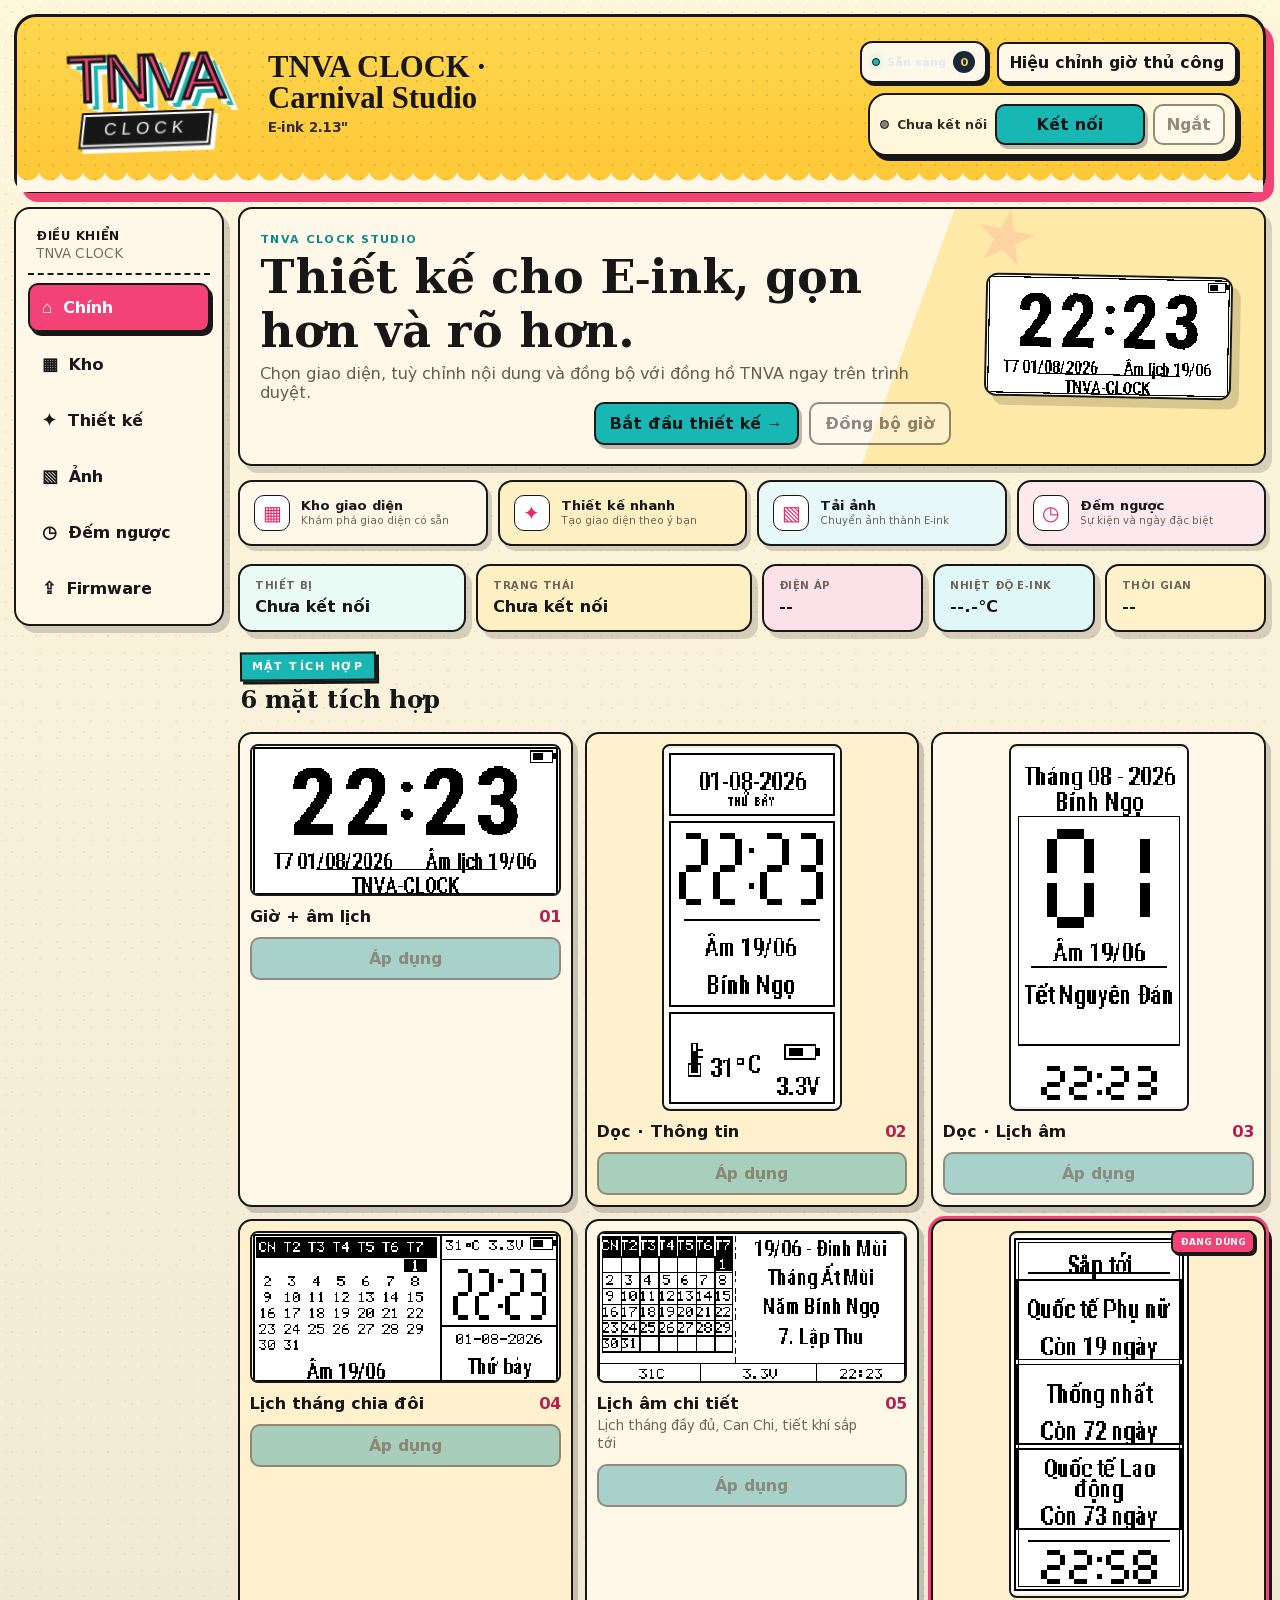
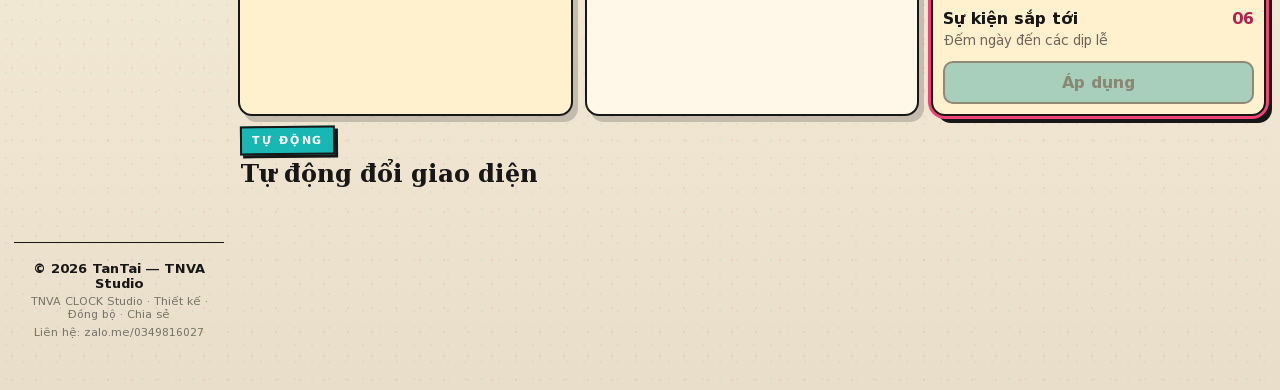
<file: index.html>
<!doctype html>
<html lang="vi" class="notranslate">
<head>
  <meta charset="utf-8">
  <meta name="viewport" content="width=device-width,initial-scale=1,viewport-fit=cover">
  <meta name="theme-color" content="#f6c63d">
  <meta name="description" content="TNVA CLOCK Studio cho E-ink 2.13 inch và 4.2 inch 3 màu">
  <meta name="google" content="notranslate">
  <title>TNVA CLOCK Studio</title>
  <link rel="stylesheet" href="assets/css/app.css?v=240">
  <link rel="stylesheet" href="assets/css/carnival.css?v=240">
</head>
<body data-theme="carnival">
  <section id="connectGate" class="gate hidden" aria-hidden="true">
    <div class="gate-card">
      <h1>TNVA CLOCK</h1>
      <p id="gateStatus">Sẵn sàng</p>
      <button id="connectGateBtn" class="btn primary">Kết nối đồng hồ</button>
    </div>
  </section>

  <main id="appShell" class="app-shell">
    <header class="topbar carnival-masthead">
      <div class="carnival-brand">
        <div class="carnival-wordmark" aria-label="TNVA CLOCK"><span>TNVA</span><em>CLOCK</em></div>
        <div class="brand-inline-copy">
          <strong>TNVA CLOCK · Carnival Studio</strong>
          <small>E‑ink 2.13"<span id="panel420Tagline"> · 4.2" 3 màu</span></small>
        </div>
      </div>

      <div class="masthead-tools">
        <details class="log-panel activity-console">
          <summary><span class="activity-dot"></span><span id="liveActivity">Sẵn sàng</span><span id="logCount">0</span></summary>
          <div class="log-head"><strong>Nhật ký hoạt động</strong><select id="logSeverityFilter"><option value="all">Tất cả</option><option value="error">Lỗi</option><option value="warn">Cảnh báo</option><option value="ok">OK</option></select><div><button id="copyLogBtn">Sao chép</button><button id="downloadLogTxtBtn">Tải nhật ký (gửi cho hỗ trợ)</button><button id="downloadLogJsonBtn">JSON</button><button id="clearLogBtn">Xóa</button></div></div>
          <div id="logWindow"></div>
        </details>
        <!-- R25.10 (mục 4): panel chỉ hiện khi chip THẬT báo chưa kích
             hoạt (cờ FF01, không phải cache trình duyệt) -- ẩn hẳn (không
             chỉ badge) một khi đã kích hoạt. setActivationPanelVisibility()
             trong app.js quyết định hidden/không mỗi lần đọc trạng thái. -->
        <details class="service-settings activation-service" id="activationPanel">
          <summary>⚡ Kích hoạt thiết bị</summary>
          <div class="activation-sheet">
            <div class="activation-sheet-head">
              <div>
                <b>Kích hoạt TNVA CLOCK</b>
                <p class="prop-help">Gửi yêu cầu trực tiếp tới hệ thống TNVA. Sau khi được duyệt, web sẽ nhận chữ ký và kích hoạt qua Bluetooth.</p>
              </div>
              <span class="activation-status-dot" aria-hidden="true"></span>
            </div>
            <div class="activation-device-row">
              <div><small>MÃ THIẾT BỊ</small><code id="activationDeviceId">--</code></div>
              <button id="activationCopyDeviceIdBtn" class="btn compact" type="button" disabled>Sao chép</button>
            </div>
            <label class="activation-note">Ghi chú (không bắt buộc)<textarea id="activationRequestNote" rows="2" maxlength="500" placeholder="Ví dụ: Khách Nguyễn Văn A / đơn hàng 0123"></textarea></label>
            <div class="activation-primary-actions">
              <button id="activationRequestBtn" class="btn primary" type="button" disabled>Gửi yêu cầu kích hoạt</button>
              <button id="activationCheckBtn" class="btn" type="button" disabled>Kiểm tra trạng thái</button>
            </div>
            <div id="activationRequestStatus" class="activation-request-status hidden" role="status"></div>
            <details class="activation-manual-fallback">
              <summary>Kích hoạt thủ công / hỗ trợ</summary>
              <p class="prop-help">Dùng khi máy chủ tạm thời không truy cập được. Nhập mã do quản trị viên TNVA cung cấp.</p>
              <textarea id="activationCliCode" rows="3" placeholder="Dán mã kích hoạt"></textarea>
              <div class="activation-primary-actions">
                <button id="activationPasteBtn" class="btn compact" type="button">Dán từ clipboard</button>
                <button id="activationCliApplyBtn" class="btn primary compact" type="button">Áp dụng mã</button>
                <a class="btn compact" href="https://zalo.me/0349816027" target="_blank" rel="noopener">Liên hệ hỗ trợ</a>
              </div>
            </details>
          </div>
        </details>
        <details class="service-settings" id="clockCorrectionPanel">
          <summary>Hiệu chỉnh giờ thủ công<span id="clockCorrectionBadge" class="hidden"></span></summary>
          <p class="prop-help">Không còn tự động bù giờ ngầm -- tự nhập số hiệu chỉnh, máy nhớ lại và cộng vào mỗi lần bấm "Đồng bộ giờ". Số dương = đặt đồng hồ nhanh hơn giờ thực trên máy này; số âm = chậm hơn.</p>
          <div class="form-grid" style="display:grid;grid-template-columns:1fr auto auto;gap:8px;align-items:center">
            <input id="clockCorrectionValue" type="number" step="1" placeholder="0">
            <select id="clockCorrectionUnit"><option value="1">giây</option><option value="60">phút</option></select>
            <button id="clockCorrectionSaveBtn" class="btn compact" type="button">Lưu</button>
          </div>
        </details>
        <div class="device-actions">
          <div class="device-pill"><span class="status-dot"></span><span id="deviceLabel">Chưa kết nối</span></div>
          <button id="connectDeviceBtn" class="btn primary compact">Kết nối đồng hồ</button>
          <button id="disconnectBtn" class="btn compact" disabled>Ngắt</button>
        </div>
      </div>
    </header>

    <nav class="tabs" aria-label="Điều hướng chính">
      <div class="nav-title"><b>ĐIỀU KHIỂN</b><small>TNVA CLOCK</small></div>
      <button class="tab active" data-view="main"><span>⌂</span>Chính</button>
      <button class="tab" data-view="library"><span>▦</span>Kho</button>
      <button class="tab" data-view="designer"><span>✦</span>Thiết kế</button>
      <button class="tab" data-view="image"><span>▧</span>Ảnh</button>
      <button class="tab" data-view="countdown"><span>◷</span>Đếm ngược</button>
      <!-- FEATURES.OTA_GITHUB_CHANNEL (weble/assets/js/config.js) -- app.js ẩn
           cả nút tab lẫn #firmwareView khi tắt. -->
      <button id="firmwareTabBtn" class="tab" data-view="firmware"><span>⇪</span>Firmware</button>
    </nav>

    <section id="mainView" class="view active">
      <section class="hero panel carnival-hero">
        <div class="hero-copy">
          <span class="eyebrow">TNVA CLOCK STUDIO</span>
          <h1>Thiết kế cho E‑ink, gọn hơn và rõ hơn.</h1>
          <p>Chọn giao diện, tuỳ chỉnh nội dung và đồng bộ với đồng hồ TNVA ngay trên trình duyệt.</p>
          <div class="hero-actions">
            <button class="btn primary home-shortcut" type="button" data-shortcut-view="designer">Bắt đầu thiết kế →</button>
            <button id="syncTimeBtn" class="btn" disabled>Đồng bộ giờ</button>
          </div>
        </div>
        <div class="hero-preview" aria-hidden="true"><img src="previews/app-man1.png?v=24" alt=""></div>
      </section>

      <section class="home-shortcuts" aria-label="Lối tắt">
        <button class="home-shortcut-card home-shortcut" type="button" data-shortcut-view="library"><span>▦</span><div><b>Kho giao diện</b><small>Khám phá giao diện có sẵn</small></div></button>
        <button class="home-shortcut-card home-shortcut" type="button" data-shortcut-view="designer"><span>✦</span><div><b>Thiết kế nhanh</b><small>Tạo giao diện theo ý bạn</small></div></button>
        <button class="home-shortcut-card home-shortcut" type="button" data-shortcut-view="image"><span>▧</span><div><b>Tải ảnh</b><small>Chuyển ảnh thành E‑ink</small></div></button>
        <button class="home-shortcut-card home-shortcut" type="button" data-shortcut-view="countdown"><span>◷</span><div><b>Đếm ngược</b><small>Sự kiện và ngày đặc biệt</small></div></button>
      </section>

      <section class="device-grid">
        <article class="device-card panel"><span>Thiết bị</span><strong id="deviceName">Chưa kết nối</strong></article>
        <article class="device-card panel"><span>Trạng thái</span><strong id="deviceState">Chưa kết nối</strong></article>
        <article class="device-card panel"><span>Điện áp</span><strong id="deviceVoltage">--</strong></article>
        <article class="device-card panel"><span>Nhiệt độ E‑ink</span><strong id="deviceTemperature">--.-°C</strong></article>
        <article class="device-card panel"><span>Thời gian</span><strong id="deviceTime">--</strong></article>
      </section>

      <!-- FEATURES.OTA_MANUAL_FILE (weble/assets/js/config.js): khi false, app.js
           không đăng ký listener cho #firmwareBinFile/#firmwareSigFile/
           #installFirmwareBtn/#cancelFirmwareBtn và không bỏ .hidden ra khỏi
           section này lúc kết nối -- xem app.js's openConnectedApp(). Section
           này (#firmwareUpdatePanel) LÀ khối "ota-manual-block": toàn bộ nó
           chỉ phục vụ chọn-file-thủ-công, không có phần nào khác dùng chung. -->
      <section id="firmwareUpdatePanel" data-flag="OTA_MANUAL_FILE" class="firmware-update panel hidden ota-manual-block">
        <div><span class="eyebrow">CẬP NHẬT PHẦN MỀM</span><h2>Cập nhật qua Bluetooth</h2><p class="prop-help">Chọn file phần mềm (.bin) và file chữ ký (.ota-sig.bin, cùng thư mục -- xem tools/ota-sign/sign_ota.py), rồi bấm Cập nhật.</p></div>
        <div class="firmware-actions">
          <input id="firmwareBinFile" type="file" accept=".bin">
          <input id="firmwareSigFile" type="file" accept=".bin">
          <button id="installFirmwareBtn" class="btn primary" disabled>Cập nhật qua Bluetooth</button>
          <button id="cancelFirmwareBtn" class="btn hidden">Huỷ</button>
          <div id="firmwareProgress" class="progress hidden"><span></span><small id="firmwareProgressText">0%</small></div>
        </div>
      </section>

      <div class="section-title"><div><span class="eyebrow">MẶT TÍCH HỢP</span><h2>6 mặt tích hợp</h2></div></div>
      <section id="builtinFaces" class="face-grid">
        <article class="face-card panel" data-face-card="0"><div class="face-preview"><img src="previews/app-man1.png?v=24" alt="Giờ và âm lịch"></div><div class="face-copy"><div><b>Giờ + âm lịch</b></div><span>01</span></div><button class="btn primary apply-face" data-face="0" disabled>Áp dụng</button></article>
        <article class="face-card panel" data-face-card="1"><div class="face-preview portrait"><img src="previews/face-portrait-info.png?v=24" alt="Dọc giờ và thông tin"></div><div class="face-copy"><div><b>Dọc · Thông tin</b></div><span>02</span></div><button class="btn primary apply-face" data-face="1" disabled>Áp dụng</button></article>
        <article class="face-card panel" data-face-card="2"><div class="face-preview portrait"><img src="previews/face-portrait-lunar.png?v=24" alt="Dọc lịch âm"></div><div class="face-copy"><div><b>Dọc · Lịch âm</b></div><span>03</span></div><button class="btn primary apply-face" data-face="2" disabled>Áp dụng</button></article>
        <article class="face-card panel" data-face-card="3"><div class="face-preview"><img src="previews/face-calendar-split.png?v=23" alt="Lịch tháng chia đôi"></div><div class="face-copy"><div><b>Lịch tháng chia đôi</b></div><span>04</span></div><button class="btn primary apply-face" data-face="3" disabled>Áp dụng</button></article>
        <article class="face-card panel" data-face-card="4"><div class="face-preview"><img src="previews/face-outline-minimal.png?v=27" alt="Lịch âm chi tiết"></div><div class="face-copy"><div><b>Lịch âm chi tiết</b><small>Lịch tháng đầy đủ, Can Chi, tiết khí sắp tới</small></div><span>05</span></div><button class="btn primary apply-face" data-face="4" disabled>Áp dụng</button></article>
        <article class="face-card panel active-face" data-face-card="5"><div class="face-preview portrait"><img src="previews/face-viet-calendar.png?v=25" alt="Sự kiện sắp tới"></div><div class="face-copy"><div><b>Sự kiện sắp tới</b><small>Đếm ngày đến các dịp lễ</small></div><span>06</span></div><button class="btn primary apply-face" data-face="5" disabled>Áp dụng</button></article>
      </section>

      <div class="section-title"><div><span class="eyebrow">TỰ ĐỘNG</span><h2>Tự động đổi giao diện</h2></div></div>
      <section id="autoRotatePanel" class="panel auto-rotate-panel hidden">
        <div class="auto-rotate-head">
          <label class="switch-row"><input type="checkbox" id="autoRotateEnabled"><span>Bật tự động đổi giao diện</span></label>
          <div id="autoRotateCountdown" class="auto-rotate-countdown" hidden>Đổi tiếp sau: <b id="autoRotateCountdownValue">--:--</b></div>
        </div>
        <div class="auto-rotate-interval">
          <span>Đổi sau mỗi:</span>
          <div id="autoRotateIntervalPresets" class="segmented">
            <button type="button" data-minutes="1">1 phút</button>
            <button type="button" data-minutes="2">2 phút</button>
            <button type="button" data-minutes="5">5 phút</button>
            <button type="button" data-minutes="10">10 phút</button>
            <button type="button" data-minutes="15">15 phút</button>
            <button type="button" data-minutes="30">30 phút</button>
            <button type="button" data-minutes="60">60 phút</button>
          </div>
          <label>Tuỳ chỉnh: <input type="number" id="autoRotateIntervalInput" min="1" max="1440" value="10"> phút (1-1440)</label>
        </div>
        <div class="auto-rotate-items">
          <span class="eyebrow">Giao diện tham gia (tích chọn, ↑↓ để sắp thứ tự)</span>
          <ol id="autoRotateItemList" class="auto-rotate-item-list"></ol>
          <p class="prop-help">Chỉ hỗ trợ 6 mặt tích hợp + đúng 1 giao diện tuỳ chỉnh (lấy từ Kho giao diện hoặc ảnh khách tự tải) đang có sẵn trên máy -- chip nhớ 256KB của board 2.13" không còn chỗ lưu nhiều ảnh tuỳ chỉnh cùng lúc (xem <code>docs/AUTO_ROTATE_TNVA.md</code>). Muốn đổi ảnh tuỳ chỉnh đang xoay vòng: áp dụng/tải ảnh mới như bình thường ở mục Kho giao diện hoặc Xưởng thiết kế, nó sẽ thay thế ảnh cũ trong danh sách này.</p>
        </div>
        <div class="auto-rotate-actions">
          <button id="autoRotateSaveBtn" class="btn primary" disabled>Lưu tự động đổi giao diện</button>
          <span id="autoRotateStatus" class="prop-help"></span>
        </div>
      </section>
    </section>

    <section id="libraryView" class="view">
      <section class="library-toolbar panel">
        <div><span class="eyebrow">KHO TNVA</span><h2>Kho giao diện</h2><small>Giao diện có sẵn, đã lưu và cộng đồng chia sẻ</small></div>
        <div class="segmented library-segments" role="tablist" aria-label="Nguồn giao diện">
          <button class="library-tab active" data-library="warehouse">Kho có sẵn</button>
          <button class="library-tab" data-library="local">Đã lưu</button>
          <button class="library-tab" data-library="community">Cộng đồng</button>
        </div>
        <div class="library-actions">
          <input id="librarySearch" type="search" placeholder="Tìm tên hoặc tác giả">
          <select id="libraryOrientationFilter"><option value="auto">Khớp hướng đang thiết kế</option><option value="landscape">Ngang</option><option value="portrait">Dọc</option><option value="all">Cả hai</option></select>
          <select id="communitySortSelect" class="hidden"><option value="luot_tai">Tải nhiều nhất</option><option value="moi_nhat">Mới nhất</option></select>
          <button id="communityUploadBtn" class="btn primary hidden" type="button">Đăng giao diện</button>
        </div>
      </section>
      <div id="localLibrary" class="card-grid hidden"></div>
      <div id="warehouseLibrary" class="card-grid"></div>
      <!-- Kho cộng đồng (2026-09): thiết kế lưu ở Supabase dạng JSON gốc
           (không phải .tnvaface đã compile) -- xem docs/KHO_CONG_DONG_TNVA.md.
           #communityLibrary tự ẩn/hiện theo cùng cơ chế 3-way toggle với
           2 khối .card-grid phía trên (xem app.js's library-tab handler). -->
      <section id="communityLibrary" class="hidden">
        <div id="communityStatus" class="empty-state panel hidden"></div>
        <div id="communityGrid" class="card-grid"></div>
        <div class="load-more-wrap"><button id="communityLoadMoreBtn" class="btn hidden" type="button">Xem thêm</button></div>
        <details class="community-delete-box panel">
          <summary>Xoá giao diện của tôi</summary>
          <p class="prop-help">Dán mã xoá được cấp lúc đăng (dạng <code>id::mã</code>) rồi bấm Xoá. Giao diện bạn từng đăng trên máy này (nếu còn nhớ trong trình duyệt) liệt kê sẵn bên dưới kèm nút Xoá.</p>
          <div class="row" style="display:flex;gap:8px">
            <input id="communityDeleteToken" type="text" placeholder="id::mã-xoá">
            <button id="communityDeleteBtn" class="btn compact" type="button">Xoá</button>
          </div>
          <div id="communityMyUploads" class="community-my-uploads"></div>
        </details>
      </section>
    </section>

    <section id="designerView" class="view">
      <section class="designer-intro panel designer-pro-intro">
        <div><span class="eyebrow">XƯỞNG THIẾT KẾ TNVA</span><h2 id="designerDeviceTitle">Thiết kế 212 × 104</h2></div>
        <div class="designer-intro-actions"><button id="open42SamplesBtn" class="btn hidden">Mẫu 4.2</button><button id="previewPngBtn" class="btn">Xuất PNG</button><button id="openFileBtn" class="btn">Mở tệp</button><button id="downloadProjectBtn" class="btn">Tải dự án</button></div>
      </section>

      <div class="designer-pro-layout">
        <section class="workspace panel designer-screen-card">
          <div class="workspace-bar pro-workspace-bar">
            <div class="segmented"><button id="undoBtn" title="Hoàn tác">↶</button><button id="redoBtn" title="Làm lại">↷</button><button id="copyBtn" title="Sao chép">⧉</button><button id="pasteBtn" title="Dán">▣</button><button id="duplicateBtn" title="Nhân bản">＋</button><button id="deleteBtn" title="Xóa">⌫</button></div>
            <div class="workspace-center"><select id="screenProfile"><option value="212x104">2.13" Ngang 212 × 104</option><option value="104x212">2.13" Dọc 104 × 212</option><option value="400x300">4.2" 3 màu Ngang 400 × 300</option><option value="300x400">4.2" 3 màu Dọc 300 × 400</option></select><select id="planePreview" class="hidden" title="Xem riêng từng mặt phẳng màu"><option value="combined">Đen + đỏ</option><option value="black">Chỉ đen</option><option value="red">Chỉ đỏ</option></select><button id="snapBtn" class="toggle active">Bám pixel</button><button id="gridBtn" class="toggle active">Lưới</button><button id="bwBtn" class="toggle active">1‑bit</button></div>
            <div class="zoom-control"><button id="zoomOutBtn">−</button><span id="zoomLabel">400%</span><button id="zoomInBtn">+</button></div>
          </div>
          <!-- R25.12 (Phần B mục 9): chỉ hiện khi project.planes===2 -- nhắc
               rõ 4.2" hiện CHỈ HỖ TRỢ THIẾT KẾ, chưa gửi lên máy được (chưa
               có firmware/driver thật). -->
          <div id="designOnlyBanner" class="design-only-banner hidden">⚠ Thiết bị 4.2" 3 màu hiện <b>CHỈ HỖ TRỢ THIẾT KẾ</b> -- chưa có firmware/driver thật, chưa gửi lên máy hay đăng kho được. Dùng "Xuất gói" để lưu file thiết kế (.tnva42design).</div>
          <!-- R25.13 Bước 3: chỉ hiện khi ĐÃ kết nối và panel thật (đọc từ
               DEVICE_INFO) khác deviceClass của project đang mở trên canvas
               -- cảnh báo thôi, KHÔNG tự chặn/tự gửi gì. -->
          <div id="panelMismatchBanner" class="design-only-banner hidden"></div>
          <div class="stage-scroller"><div class="stage-wrap eink-device-frame"><canvas id="designCanvas" width="212" height="104"></canvas></div></div>
          <div class="workspace-footer"><span id="selectionInfo">Không chọn</span><span title="Dung lượng gói TNF1 gửi lên đồng hồ -- ngưỡng thật do chip báo về khi đã kết nối, mặc định 4KB khi chưa kết nối.">Gói: <b id="packageInfo">0.0 / 4 KB</b></span><span id="atlasInfoRow" class="hidden" title="Dung lượng atlas font tự tạo (nếu face dùng font script) -- 1 slot dùng được, không phải toàn bộ 8KB vùng flash dành cho 2 slot ghi an toàn.">Atlas: <b id="atlasInfo">-</b></span><span id="ramInfoRow" class="hidden" title="RAM firmware còn dư sau khi khởi động -- số đo tĩnh lúc build, không đổi theo từng face.">RAM chip: <b id="ramInfo">-</b></span><span id="refreshInfoRow" class="hidden" title="Ước tính thời gian E-Ink quét lại toàn màn -- CHƯA đo trên phần cứng thật, tham khảo theo panel 3 màu cùng lớp.">Refresh (ước tính): <b id="refreshInfo">-</b></span></div>
          <!-- R25.12 (mục 7, đề xuất #1): xem cỡ THẬT, không phóng to -- ở
               zoom 400% mặc định, chữ 7px trông như 28px trên màn hình,
               người thiết kế dễ đánh giá sai độ rõ thật trên máy. Canvas này
               luôn vẽ lại đúng 1 pixel thiết bị = 1 pixel CSS (không nội
               suy/làm mờ), cập nhật sống theo main canvas. -->
          <div class="true-size-panel">
            <span class="true-size-label">Cỡ thật (không phóng to, đúng như trên máy)</span>
            <canvas id="trueSizePreview" width="212" height="104"></canvas>
          </div>
        </section>

        <section class="object-dock panel" aria-label="Đối tượng">
          <div class="object-dock-head"><strong>Đối tượng</strong><button id="addObjectBtn" class="add-object-btn" type="button">＋</button></div>
          <div id="mobileLayersList" class="object-card-strip"></div>
          <div class="quick-add-strip">
            <button class="quick-add" data-add="time"><span>◷</span>Đồng hồ</button>
            <button class="quick-add" data-add="holiday"><span>★</span>Ngày lễ</button>
            <button class="quick-add" data-add="weekStrip"><span>▤</span>Lịch tuần</button>
            <button class="quick-add" data-add="calendar"><span>▦</span>Lịch tháng</button>
            <label class="quick-add file-tool"><span>▧</span>Hình ảnh<input id="imageInput" type="file" accept="image/*" hidden></label>
            <button class="quick-add" id="tetDecorBtn" type="button"><span>福</span>Trang trí Tết</button>
            <button class="quick-add" data-add="shape"><span>◯</span>Hình học</button>
            <button class="quick-add" id="bitmapEditorBtn"><span>▦</span>Chấm điểm</button>
          </div>
        </section>

        <aside class="inspector panel pro-inspector">
          <div class="inspector-head"><div><span class="eyebrow">THUỘC TÍNH</span><strong id="inspectorTitle">Chưa chọn đối tượng</strong></div><div class="layer-actions"><button id="layerUpBtn" title="Đưa lên">↑</button><button id="layerDownBtn" title="Đưa xuống">↓</button></div></div>
          <div id="emptyInspector" class="empty-state">Chọn đối tượng để chỉnh.</div>
          <div id="propertyForm" class="property-form hidden"></div>

          <section id="positionPanel" class="position-panel hidden">
            <div class="align-strip">
              <button data-align="left" title="Sát trái">⇤</button><button data-align="hcenter" title="Giữa ngang">↔</button><button data-align="right" title="Sát phải">⇥</button>
              <button data-align="top" title="Sát trên">↥</button><button data-align="vcenter" title="Giữa dọc">↕</button><button data-align="bottom" title="Sát dưới">↧</button>
            </div>
            <div class="nudge-pad" aria-label="Di chuyển đối tượng">
              <button data-nudge="0,-1">⌃</button><button data-nudge="-1,0">‹</button><button id="nudgeStepBtn" class="nudge-center" data-step="1">1 px</button><button data-nudge="1,0">›</button><button data-nudge="0,1">⌄</button>
            </div>
          </section>

          <details class="layers-details"><summary>Danh sách lớp <span id="layerCount">0</span></summary><div id="layersList" class="layers-list"></div></details>
        </aside>
      </div>

      <aside id="objectPalette" class="object-palette panel hidden" aria-hidden="true">
        <div class="palette-head"><strong>Thêm đối tượng</strong><button id="closeObjectPalette" type="button">×</button></div>
        <div class="palette-grid">
          <button class="tool" data-add="text"><span>T</span>Văn bản</button>
          <button class="tool" data-add="time"><span>◷</span>Đồng hồ số</button>
          <button class="tool" data-add="analog"><span>◴</span>Đồng hồ kim</button>
          <button class="tool" data-add="calendar"><span>▦</span>Lịch tháng</button>
          <button class="tool" data-add="date"><span>日</span>Ngày</button>
          <button class="tool" data-add="dayOnly"><span>@d</span>Ngày (riêng)</button>
          <button class="tool" data-add="monthOnly"><span>@M</span>Tháng (riêng)</button>
          <button class="tool" data-add="yearOnly"><span>@y</span>Năm (riêng)</button>
          <button class="tool" data-add="weekday"><span>T2</span>Thứ</button>
          <button class="tool" data-add="lunar"><span>ÂL</span>Âm lịch</button>
          <button class="tool" data-add="canchi"><span>CC</span>Can Chi</button>
          <button class="tool" data-add="holiday"><span>★</span>Ngày lễ</button>
          <button class="tool" data-add="temperature"><span>°C</span>Nhiệt độ</button>
          <button class="tool" data-add="voltage"><span>V</span>Điện áp</button>
          <button class="tool" data-add="batteryPercent"><span>%</span>Phần trăm pin</button>
          <button class="tool" data-add="battery"><span>▰</span>Pin</button>
          <button class="tool" data-add="weekStrip"><span>▤</span>Lịch tuần</button>
          <label class="tool file-tool"><span>▧</span>Hình ảnh<input class="paletteImageInput" type="file" accept="image/*" hidden></label>
          <button class="tool" id="paletteTetDecorBtn" type="button"><span>福</span>Trang trí Tết</button>
          <button class="tool" data-add="shape"><span>◯</span>Hình học</button>
          <button class="tool" data-add="line"><span>／</span>Đường thẳng</button>
          <button class="tool" data-add="rect"><span>□</span>Khung</button>
          <button class="tool" data-add="invertRegion"><span>▮</span>Vùng tô</button>
          <button class="tool" id="paletteBitmapBtn"><span>▦</span>Chấm từng điểm</button>
        </div>
      </aside>

      <div class="bottom-actions panel pro-bottom-actions"><div class="file-name-group"><input id="designTitle" value="Giao diện mới" placeholder="Tên giao diện"><input id="designAuthor" placeholder="Tác giả"></div><div class="action-group"><button id="newDesignBtn" class="btn">Tạo mới</button><button id="saveLocalBtn" class="btn">Lưu</button><button id="downloadBtn" class="btn">Xuất gói</button><button id="designCommunityUploadBtn" class="btn" type="button">☁ Đăng lên Kho</button><button id="installBtn" class="btn primary">Gửi vào đồng hồ</button></div><input id="projectFileInput" type="file" accept=".tnvaproject,.tnvaface,.eink,.json,application/json" hidden></div>
      <div class="image-fit-actions hidden"><button id="fitImageBtn"></button><button id="fillImageBtn"></button><button id="resetImageBtn"></button></div>
    </section>

    <section id="imageView" class="view">
      <section class="designer-intro panel"><div><span class="eyebrow">XỬ LÝ ẢNH TNVA</span><h2>Đưa ảnh lên E‑ink</h2></div><label class="btn primary file-label">Chọn ảnh<input id="photoInput" type="file" accept="image/*" hidden></label></section>
      <div class="image-studio">
        <section class="image-preview-panel panel"><div class="screen-frame"><canvas id="photoCanvas" width="212" height="104"></canvas></div><div class="image-toolbar"><button id="photoZoomOut" class="btn compact">−</button><span id="photoZoomLabel">100%</span><button id="photoZoomIn" class="btn compact">+</button><button id="photoRotateLeft" class="btn compact">↶ 90°</button><button id="photoRotateRight" class="btn compact">↷ 90°</button><button id="photoFlipH" class="btn compact">Lật ngang</button><button id="photoFlipV" class="btn compact">Lật dọc</button></div><small>Kéo ảnh để đổi vị trí.</small></section>
        <aside class="image-controls panel">
          <label>Chế độ<select id="photoFit"><option value="cover">Phủ kín màn hình</option><option value="contain">Vừa toàn bộ ảnh</option></select></label>
          <label>Phối điểm<select id="photoDither"><option value="floyd">Floyd–Steinberg</option><option value="ordered">Ordered 4×4</option><option value="threshold">Đen/trắng thuần</option></select></label>
          <label>Độ sáng <output id="photoBrightnessValue">0</output><input id="photoBrightness" type="range" min="-100" max="100" value="0"></label>
          <label>Tương phản <output id="photoContrastValue">120</output><input id="photoContrast" type="range" min="40" max="220" value="120"></label>
          <label>Ngưỡng <output id="photoThresholdValue">145</output><input id="photoThreshold" type="range" min="40" max="220" value="145"></label>
          <label>Độ nét <output id="photoSharpnessValue">35</output><input id="photoSharpness" type="range" min="0" max="100" value="35"></label>
          <div class="stack-actions"><button id="photoAuto" class="btn">Tự tối ưu</button><button id="photoReset" class="btn">Đặt lại</button><button id="photoUpload" class="btn primary">Hiện ảnh trên đồng hồ</button></div>
        </aside>
      </div>
    </section>

    <section id="countdownView" class="view">
      <section class="designer-intro panel"><div><span class="eyebrow">ĐẾM NGƯỢC TNVA</span><h2>Ngày đếm ngược</h2></div></section>
      <div class="countdown-layout">
        <form id="countdownForm" class="panel countdown-form">
          <label>Chế độ<select id="countdownMode"><option value="default">Mặc định</option><option value="custom">Tùy chỉnh</option></select></label>
          <label>Tiêu đề<input id="countdownTitle" maxlength="32" value="Sinh Nhật" required></label>
          <label class="countdown-custom">Dòng dưới<input id="countdownSubtitle" maxlength="32" value="NGÀY - {H} GIỜ {M} PHÚT"></label>
          <label>Ngày và giờ đích<input id="countdownTarget" type="datetime-local" required></label>
          <label class="countdown-custom">Kiểu<select id="countdownStyle"><option value="clean">Trắng</option><option value="frame">Thanh tiêu đề</option></select></label>
          <label class="countdown-custom">Cỡ số<select id="countdownSize"><option value="0">Nhỏ</option><option value="1" selected>Vừa</option><option value="2">Lớn</option></select></label>
          <label class="countdown-custom"><input id="countdownShowTarget" type="checkbox" checked> Hiện ngày đích</label>
          <button id="countdownUpload" class="btn primary" type="submit">Gửi vào đồng hồ</button>
          <small>Đồng bộ giờ trước khi bắt đầu đếm.</small>
        </form>
        <section class="panel countdown-preview"><div class="screen-frame"><canvas id="countdownCanvas" width="212" height="104"></canvas></div><div id="countdownReadout" class="countdown-readout">-- ngày --:--</div></section>
      </div>
    </section>

    <!-- FEATURES.OTA_GITHUB_CHANNEL (weble/assets/js/config.js): khi false, app.js
         ẩn cả #firmwareTabBtn lẫn section này, không đăng ký listener nào bên
         trong. Đây là kênh cập nhật CHÍNH THỨC đọc manifest.json từ GitHub
         (raw.githubusercontent.com) -- khác hẳn #firmwareUpdatePanel (chọn
         file thủ công, FEATURES.OTA_MANUAL_FILE) ở mainView, nhưng cả hai
         cùng gọi app.js's runFirmwareUpdate() để truyền file (xem Task 1). -->
    <section id="firmwareView" class="view">
      <section class="designer-intro panel"><div><span class="eyebrow">CẬP NHẬT TNVA</span><h2>Firmware</h2></div></section>
      <section class="panel firmware-channel">
        <div class="device-grid">
          <article class="device-card panel"><span>Phiên bản trên đồng hồ</span><strong id="fwCurrentVersion">Chưa kết nối</strong></article>
          <article class="device-card panel"><span>Phiên bản mới nhất</span><strong id="fwLatestVersion">--</strong></article>
        </div>
        <div id="fwConnectRow" class="firmware-actions hidden">
          <button id="fwConnectBtn" class="btn primary">Kết nối đồng hồ</button>
        </div>
        <p id="fwChangelog" class="prop-help hidden"></p>
        <p id="fwStatusText" class="prop-help"></p>
        <div class="firmware-actions">
          <button id="fwRetryBtn" class="btn hidden">Thử lại</button>
          <button id="fwUpdateBtn" class="btn primary hidden">Cập nhật firmware</button>
          <button id="fwCancelBtn" class="btn hidden">Huỷ</button>
          <div id="fwProgress" class="progress hidden"><span></span><small id="fwProgressText">0%</small></div>
        </div>
      </section>
    </section>

    <section id="deviceView" class="view hidden" aria-hidden="true"><button id="toggleHourBtn"></button></section>

    <datalist id="localFontFamilies"><option value="Arial"><option value="Arial Narrow"><option value="Courier New"><option value="Segoe UI"><option value="Tahoma"><option value="Times New Roman"></datalist>

    <!-- Phần 4 (footer bản quyền): MỘT footer duy nhất ở cuối #appShell,
         KHÔNG lặp lại trong mỗi <section class="view"> -- vì .view không
         active bị display:none (không chiếm chỗ), footer này luôn hiện ra
         ngay dưới nội dung của bất kỳ tab nào đang mở, tương đương hiệu ứng
         "cuối content của tất cả các tab" mà không cần 6 bản sao trùng ID.
         translate="no" giữ đúng cơ chế chống Chrome tự dịch đã có trên
         <html class="notranslate">/<meta name="google" content="notranslate">. -->
    <footer class="tnva-footer" translate="no">
      <div class="tnva-footer-main">© 2026 TanTai — TNVA Studio</div>
      <div class="tnva-footer-sub">TNVA CLOCK Studio · Thiết kế · Đồng bộ · Chia sẻ</div>
      <a class="tnva-footer-link" href="https://zalo.me/0349816027" target="_blank" rel="noopener">Liên hệ: zalo.me/0349816027</a>
    </footer>
</main>

  <div id="toast" class="toast hidden"></div>
  <div id="modalBackdrop" class="modal-backdrop hidden"><div id="modal" class="modal"></div></div>
  <script type="module" src="assets/js/app.js?v=240"></script>
</body>
</html>
</file>
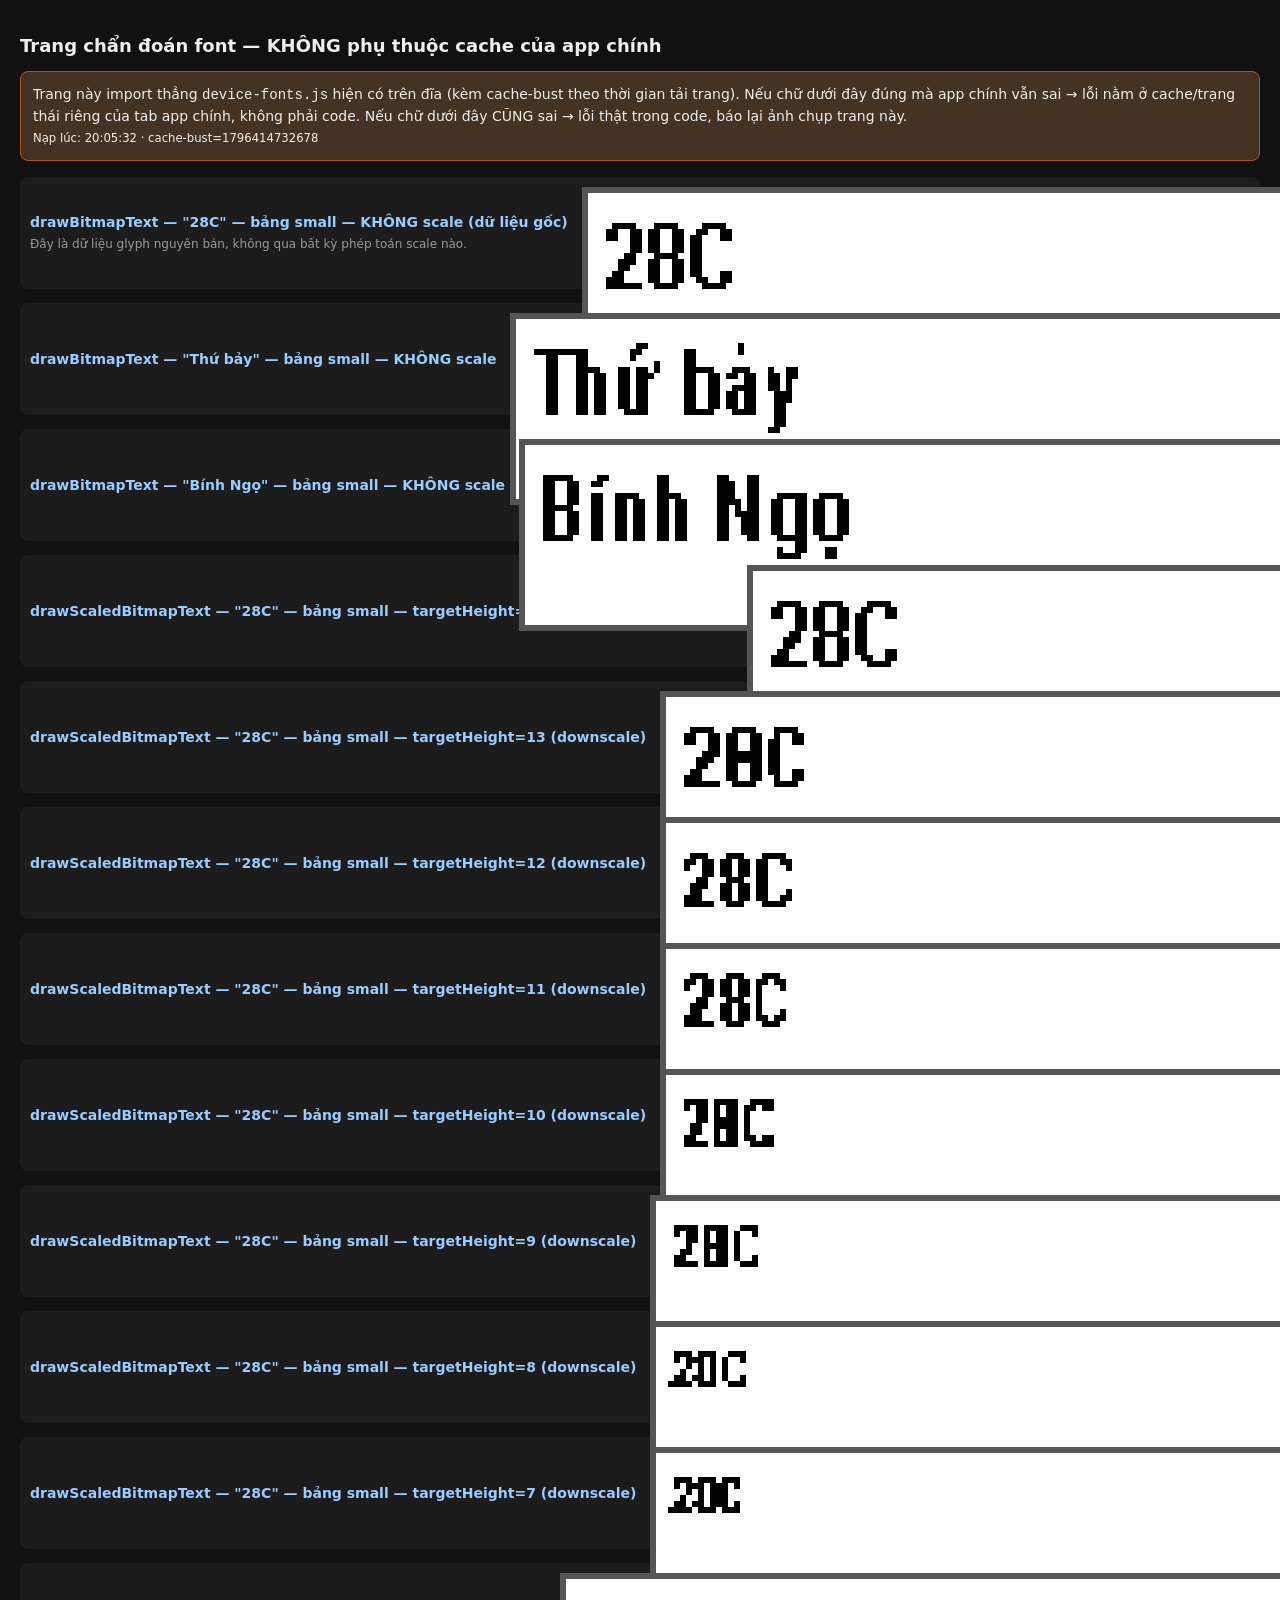
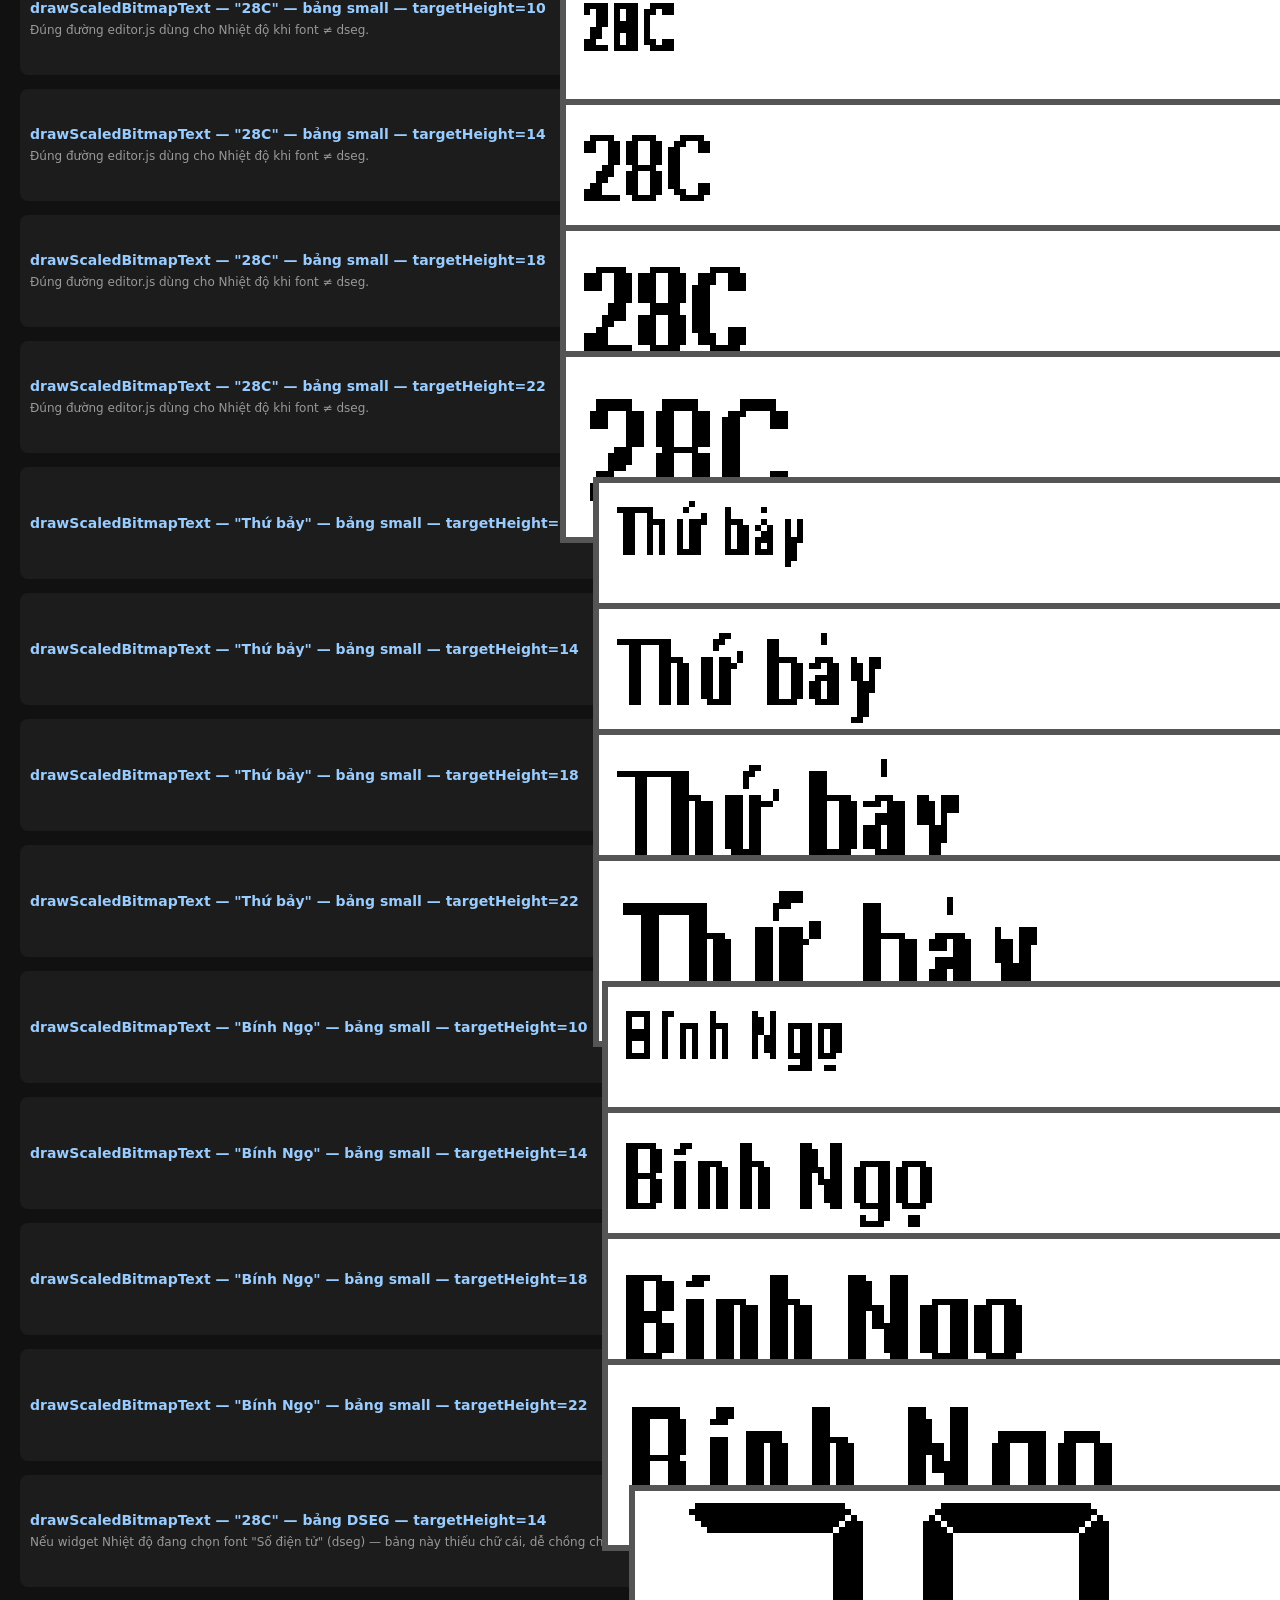
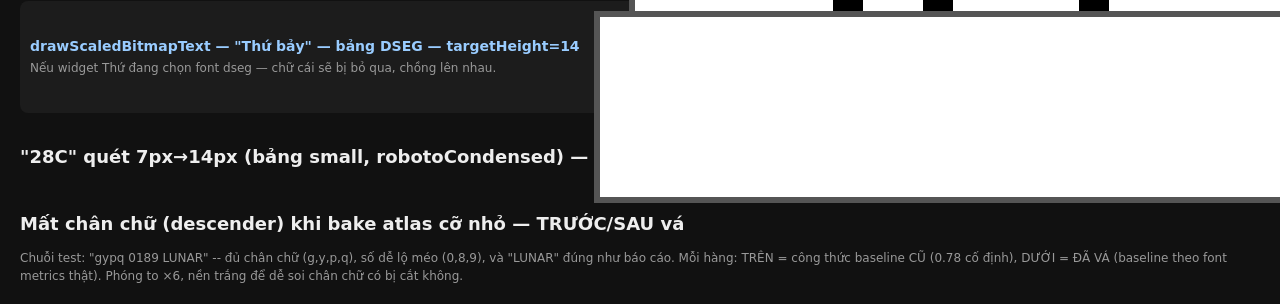
<file: debug-font-check.html>
<!doctype html>
<html lang="vi">
<head>
<meta charset="utf-8">
<title>Chẩn đoán font — TNVA</title>
<link rel="stylesheet" href="assets/css/carnival.css">
<style>
  body { background:#111; color:#eee; font:14px/1.5 system-ui, sans-serif; padding:20px; }
  h1 { font-size:18px; }
  .row { display:flex; align-items:center; gap:14px; margin:14px 0; padding:10px; background:#1c1c1c; border-radius:8px; }
  .row canvas { image-rendering:pixelated; background:#fff; border:1px solid #555; }
  .label { min-width:230px; color:#9cf; }
  .note { color:#999; font-size:12px; }
  .big { transform: scale(6); transform-origin: top left; margin-right: 260px; margin-bottom: 60px; }
  #banner { padding:12px; background:#432; border:1px solid #a52; border-radius:8px; margin-bottom:16px; }
</style>
</head>
<body>
<h1>Trang chẩn đoán font — KHÔNG phụ thuộc cache của app chính</h1>
<div id="banner">
  Trang này import thẳng <code>device-fonts.js</code> hiện có trên đĩa (kèm cache-bust theo thời gian tải trang).
  Nếu chữ dưới đây đúng mà app chính vẫn sai → lỗi nằm ở cache/trạng thái riêng của tab app chính, không phải code.
  Nếu chữ dưới đây CŨNG sai → lỗi thật trong code, báo lại ảnh chụp trang này.
</div>
<div id="out"></div>
<script type="module">
  const bust = Date.now();
  const mod = await import(`./assets/js/device-fonts.js?v=${bust}`);
  const { drawBitmapText, drawScaledBitmapText, SFONT_MASTER_HEIGHT } = mod;

  const out = document.getElementById('out');

  function addRow(label, note, drawFn) {
    const row = document.createElement('div');
    row.className = 'row';
    const labelEl = document.createElement('div');
    labelEl.className = 'label';
    labelEl.innerHTML = `<b>${label}</b><br><span class="note">${note}</span>`;
    const canvas = document.createElement('canvas');
    canvas.width = 220; canvas.height = 30;
    canvas.className = 'big';
    const ctx = canvas.getContext('2d');
    ctx.fillStyle = '#fff'; ctx.fillRect(0, 0, canvas.width, canvas.height);
    ctx.fillStyle = '#000';
    drawFn(ctx);
    row.appendChild(labelEl);
    row.appendChild(canvas);
    out.appendChild(row);
  }

  // Reference: raw unscaled glyph data straight from the table (no math at all).
  addRow('drawBitmapText — "28C" — bảng small — KHÔNG scale (dữ liệu gốc)', 'Đây là dữ liệu glyph nguyên bản, không qua bất kỳ phép toán scale nào.',
    ctx => drawBitmapText(ctx, 'small', 2, 2, '28C'));
  addRow('drawBitmapText — "Thứ bảy" — bảng small — KHÔNG scale', '',
    ctx => drawBitmapText(ctx, 'small', 2, 2, 'Thứ bảy'));
  addRow('drawBitmapText — "Bính Ngọ" — bảng small — KHÔNG scale', '',
    ctx => drawBitmapText(ctx, 'small', 2, 2, 'Bính Ngọ'));

  // R25.12-hotfix (cụt chân chữ dưới 14px = SFONT_MASTER_HEIGHT): đúng
  // kịch bản người dùng báo -- "28C" ở 14px (=master, không scale) đẹp,
  // xuống 13px (downscale lần đầu) vỡ ngay. Quét đủ 7-14px để thấy rõ
  // biên giới cũ (14 đẹp / 13 vỡ) đã biến mất sau khi sửa lấy mẫu căn
  // giữa (drawScaledBitmapText(), device-fonts.js) -- hàm này ĐÃ VÁ, kết
  // quả dưới đây phản ánh code hiện có trên đĩa (cache-bust ở đầu trang).
  const tempSection = document.createElement('h1');
  tempSection.textContent = '"28C" quét 7px→14px (bảng small, robotoCondensed) — trước đây vỡ ngay dưới 14px';
  tempSection.style.marginTop = '30px';
  out.parentElement.insertBefore(tempSection, out.nextSibling);
  for (const size of [14, 13, 12, 11, 10, 9, 8, 7]) {
    addRow(`drawScaledBitmapText — "28C" — bảng small — targetHeight=${size}${size === 14 ? ' (=master, không scale)' : ' (downscale)'}`, '',
      ctx => drawScaledBitmapText(ctx, 'small', 2, 2, '28C', size, '#000', SFONT_MASTER_HEIGHT));
  }

  // What editor.js's dynamic branch ACTUALLY calls for these widgets.
  for (const size of [10, 14, 18, 22]) {
    addRow(`drawScaledBitmapText — "28C" — bảng small — targetHeight=${size}`, `Đúng đường editor.js dùng cho Nhiệt độ khi font ≠ dseg.`,
      ctx => drawScaledBitmapText(ctx, 'small', 2, 2, '28C', size, '#000', SFONT_MASTER_HEIGHT));
  }
  for (const size of [10, 14, 18, 22]) {
    addRow(`drawScaledBitmapText — "Thứ bảy" — bảng small — targetHeight=${size}`, '',
      ctx => drawScaledBitmapText(ctx, 'small', 2, 2, 'Thứ bảy', size, '#000', SFONT_MASTER_HEIGHT));
  }
  for (const size of [10, 14, 18, 22]) {
    addRow(`drawScaledBitmapText — "Bính Ngọ" — bảng small — targetHeight=${size}`, '',
      ctx => drawScaledBitmapText(ctx, 'small', 2, 2, 'Bính Ngọ', size, '#000', SFONT_MASTER_HEIGHT));
  }

  // What happens if font WERE set to dseg (the leading suspect) -- shown for comparison.
  addRow('drawScaledBitmapText — "28C" — bảng DSEG — targetHeight=14', 'Nếu widget Nhiệt độ đang chọn font "Số điện tử" (dseg) — bảng này thiếu chữ cái, dễ chồng chữ.',
    ctx => drawScaledBitmapText(ctx, 'dseg', 2, 2, '28C', 14, '#000', SFONT_MASTER_HEIGHT));
  addRow('drawScaledBitmapText — "Thứ bảy" — bảng DSEG — targetHeight=14', 'Nếu widget Thứ đang chọn font dseg — chữ cái sẽ bị bỏ qua, chồng lên nhau.',
    ctx => drawScaledBitmapText(ctx, 'dseg', 2, 2, 'Thứ bảy', 14, '#000', SFONT_MASTER_HEIGHT));

  document.getElementById('banner').innerHTML += `<br><small>Nạp lúc: ${new Date().toLocaleTimeString('vi-VN')} · cache-bust=${bust}</small>`;

  // =====================================================================
  // R25.12-hotfix (mất chân chữ dưới 14px): so sánh TRƯỚC/SAU bản vá
  // baseline trong rasterizeGlyph() -- "trước" là bản sao TẠI CHỖ của
  // đúng công thức cũ (baselineY = round(cellPx*0.78), không đổi gì
  // khác), "sau" gọi thẳng rasterizeGlyph() thật đã vá trên đĩa.
  // =====================================================================
  const atlasMod = await import(`./assets/js/atlas-generator.js?v=${bust}`);
  const { rasterizeGlyph, ATLAS_FONTS, FONT_FAMILY_CSS, DIGIT_EFFECT_DIRS } = atlasMod;

  async function rasterizeGlyphOld(fontKey, ch, cellPx) {
    const family = FONT_FAMILY_CSS[fontKey];
    const px = Math.max(cellPx, 22);
    await document.fonts.load(`400 ${Math.ceil(px)}px "${family}"`);
    await document.fonts.ready;
    const padX = Math.ceil(px * 0.6) + 2;
    const canvas = document.createElement('canvas');
    canvas.width = Math.max(4, Math.ceil(px * 1.6) + padX * 2);
    canvas.height = cellPx;
    const ctx = canvas.getContext('2d', { willReadFrequently: true });
    ctx.fillStyle = '#fff'; ctx.fillRect(0, 0, canvas.width, canvas.height);
    ctx.font = `400 ${px}px "${family}"`;
    ctx.textBaseline = 'alphabetic';
    const baselineY = Math.round(cellPx * 0.78); // <- công thức CŨ, cố ý giữ nguyên để so sánh
    const originX = padX;
    ctx.lineJoin = 'round'; ctx.lineWidth = 0.9; ctx.strokeStyle = '#000';
    ctx.strokeText(ch, originX, baselineY);
    ctx.fillStyle = '#000';
    ctx.fillText(ch, originX, baselineY);
    const advance = Math.max(1, Math.ceil(ctx.measureText(ch).width) + 1);
    const image = ctx.getImageData(0, 0, canvas.width, canvas.height);
    const data = image.data;
    const isBlack = (r,g,b) => (r+g+b)/3 < 160;
    let minX = canvas.width, maxX = -1;
    for (let y = 0; y < cellPx; y++) for (let x = 0; x < canvas.width; x++) {
      const i = (y*canvas.width+x)*4;
      if (isBlack(data[i],data[i+1],data[i+2])) { if (x<minX) minX=x; if (x>maxX) maxX=x; }
    }
    if (maxX < minX) return null;
    const width = Math.min(255, maxX-minX+1);
    const bytesPerCol = Math.ceil(cellPx/8);
    const bitmap = new Uint8Array(width*bytesPerCol);
    for (let col=0; col<width; col++) { const x=minX+col;
      for (let row=0; row<cellPx; row++) { const i=(row*canvas.width+x)*4;
        if (isBlack(data[i],data[i+1],data[i+2])) bitmap[col*bytesPerCol+(row>>3)] |= (0x80 >> (row&7));
      } }
    return { width, advance: Math.min(255, advance), bitmap };
  }

  // Vẽ ĐÚNG như firmware's atlas_draw_glyph() sẽ đọc (cột-trước, MSB-first)
  // -- không phải chỉ vẽ lại canvas rasterize, mà giải mã lại từ output
  // {width, advance, bitmap} y hệt máy thật.
  function paintPackedString(ctx, x, y, cellPx, items) {
    let cursor = x;
    const bytesPerCol = Math.ceil(cellPx / 8);
    for (const item of items) {
      if (item) {
        for (let col = 0; col < item.width; col++) {
          for (let row = 0; row < cellPx; row++) {
            if (item.bitmap[col*bytesPerCol + (row>>3)] & (0x80 >> (row&7))) ctx.fillRect(cursor+col, y+row, 1, 1);
          }
        }
        cursor += item.advance;
      } else cursor += Math.max(2, Math.round(cellPx*0.3));
    }
  }

  const atlasSection = document.createElement('div');
  atlasSection.innerHTML = `<h1 style="margin-top:40px">Mất chân chữ (descender) khi bake atlas cỡ nhỏ — TRƯỚC/SAU vá</h1>
    <div class="note">Chuỗi test: "gypq 0189 LUNAR" -- đủ chân chữ (g,y,p,q), số dễ lộ méo (0,8,9), và "LUNAR" đúng như báo cáo. Mỗi hàng: TRÊN = công thức baseline CŨ (0.78 cố định), DƯỚI = ĐÃ VÁ (baseline theo font metrics thật). Phóng to ×6, nền trắng để dễ soi chân chữ có bị cắt không.</div>`;
  document.body.appendChild(atlasSection);

  const testString = 'gypq 0189 LUNAR';
  const sizes = [8, 10, 12, 14, 16, 20, 22];
  for (const fontKey of ATLAS_FONTS) {
    for (const size of sizes) {
      const wrap = document.createElement('div');
      wrap.className = 'row';
      wrap.style.flexDirection = 'column';
      wrap.style.alignItems = 'flex-start';
      wrap.innerHTML = `<div class="label" style="min-width:auto"><b>${fontKey}</b> — cellPx=${size}${size < 22 ? ' <span style="color:#f66">(dưới sàn 22px cũ)</span>' : ''}</div>`;

      const oldCanvas = document.createElement('canvas');
      oldCanvas.width = 260; oldCanvas.height = size + 6; oldCanvas.className = 'big'; oldCanvas.style.marginBottom = '4px';
      const oldCtx = oldCanvas.getContext('2d');
      oldCtx.fillStyle = '#fff'; oldCtx.fillRect(0,0,oldCanvas.width,oldCanvas.height); oldCtx.fillStyle = '#000';
      const oldItems = [];
      for (const ch of testString) oldItems.push(ch === ' ' ? null : await rasterizeGlyphOld(fontKey, ch, size));
      paintPackedString(oldCtx, 2, 2, size, oldItems);

      const newCanvas = document.createElement('canvas');
      newCanvas.width = 260; newCanvas.height = size + 6; newCanvas.className = 'big'; newCanvas.style.marginBottom = '30px';
      const newCtx = newCanvas.getContext('2d');
      newCtx.fillStyle = '#fff'; newCtx.fillRect(0,0,newCanvas.width,newCanvas.height); newCtx.fillStyle = '#000';
      const newItems = [];
      for (const ch of testString) newItems.push(ch === ' ' ? null : await rasterizeGlyph(fontKey, ch, size, { mode: 'flat' }));
      paintPackedString(newCtx, 2, 2, size, newItems);

      wrap.appendChild(document.createTextNode('TRƯỚC (baseline 0.78 cố định):'));
      wrap.appendChild(oldCanvas);
      wrap.appendChild(document.createTextNode('SAU (baseline theo font metrics thật):'));
      wrap.appendChild(newCanvas);
      atlasSection.appendChild(wrap);
    }
  }
</script>
</body>
</html>
</file>
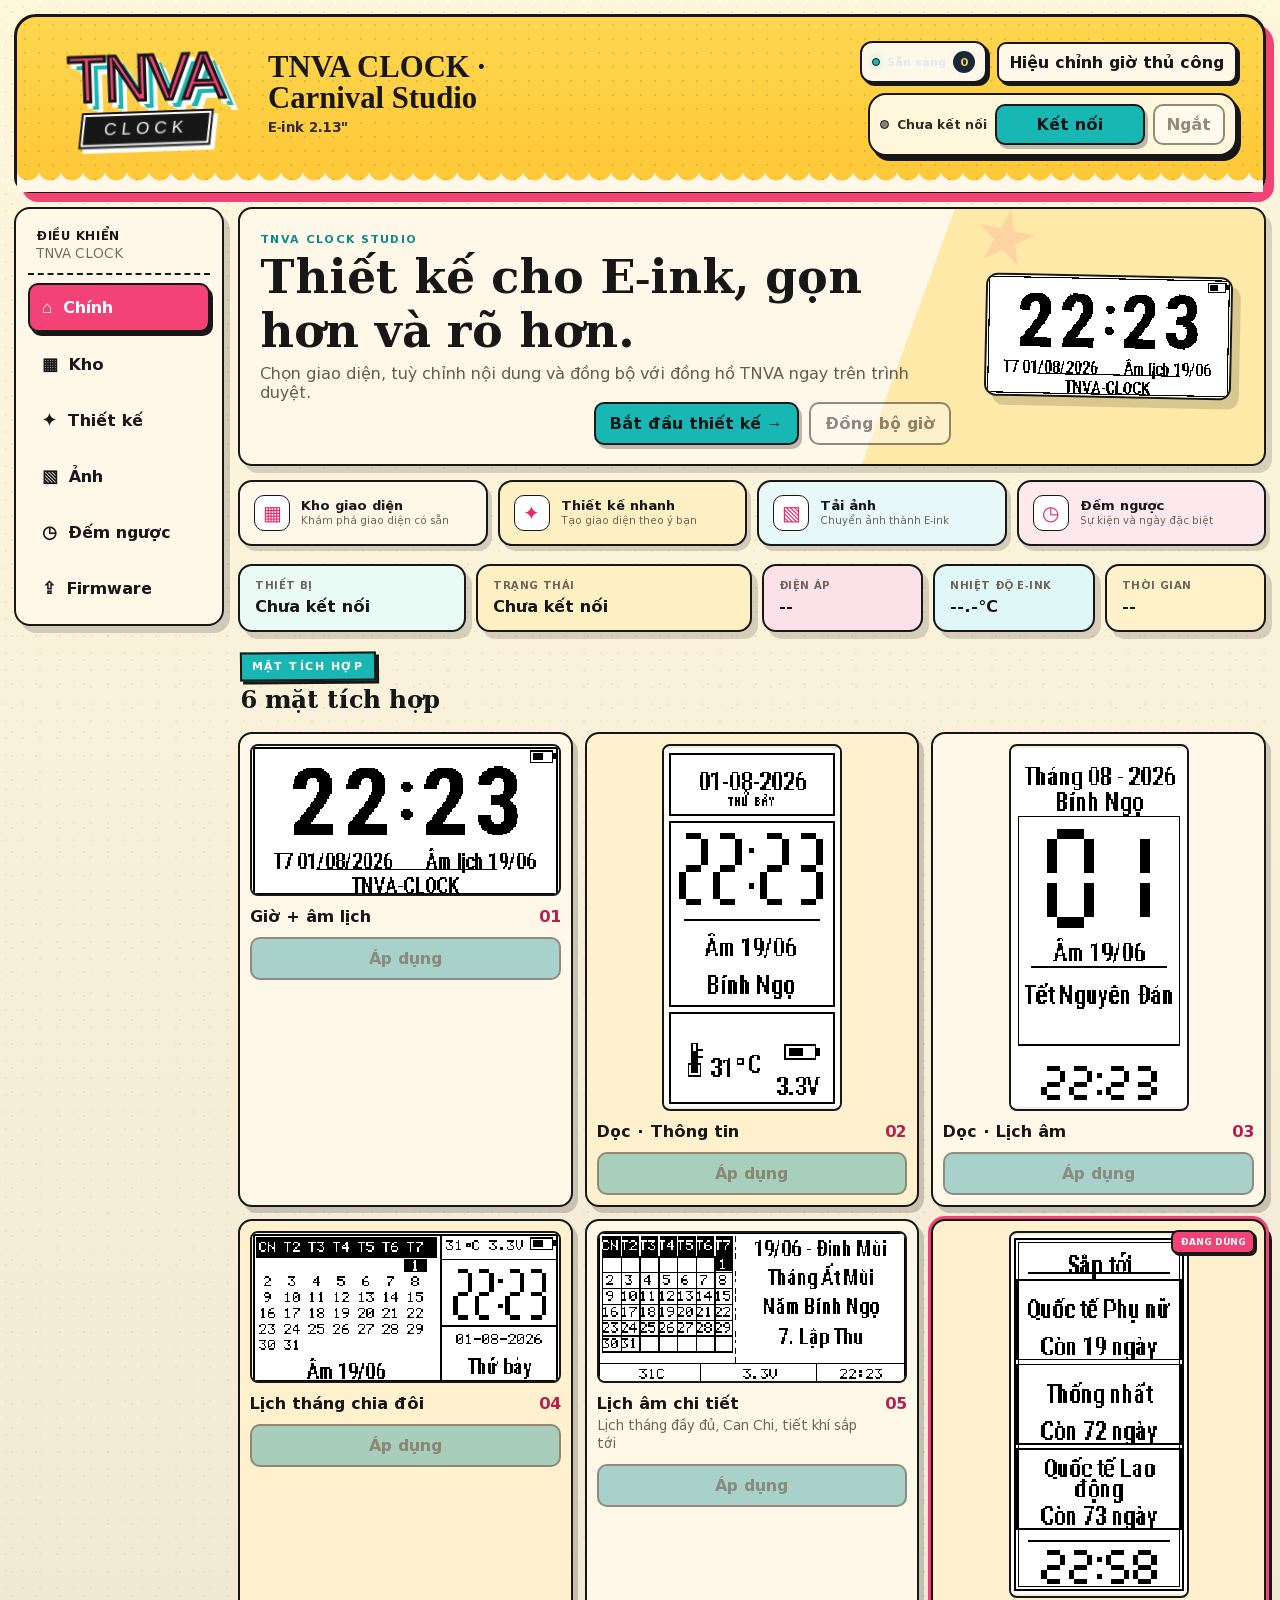
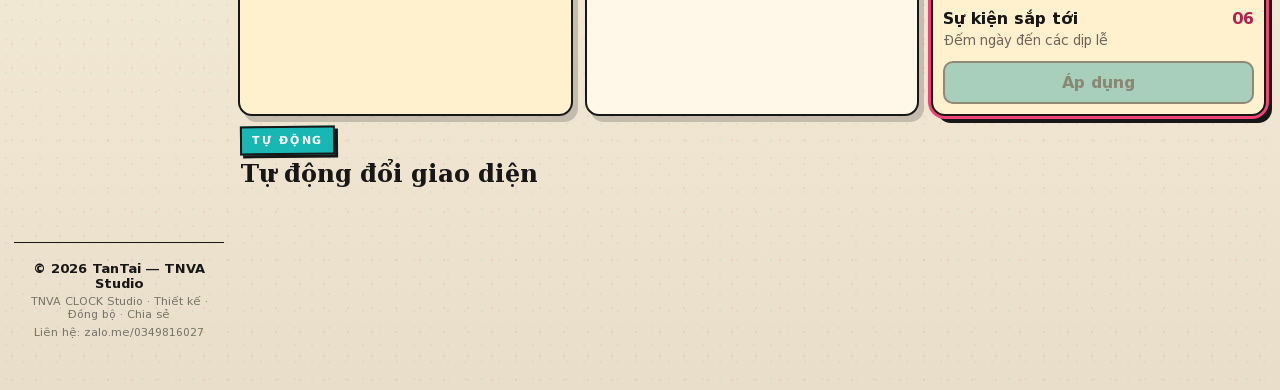
<file: faces.html>
<!doctype html>
<html lang="vi">
<head>
  <meta charset="utf-8">
  <meta name="viewport" content="width=device-width,initial-scale=1">
  <meta http-equiv="refresh" content="0;url=index.html">
  <title>TNVA CLOCK Studio</title>
</head>
<body>
  <p>Đang mở TNVA CLOCK Studio…</p>
  <script>location.replace('index.html' + location.search + location.hash);</script>
</body>
</html>
</file>
<file: assets/css/app.css>
*{box-sizing:border-box}html{color-scheme:dark}:root{font-family:Inter,ui-sans-serif,system-ui,-apple-system,"Segoe UI",Arial,sans-serif;color:#f3f6fb;background:#07101c;--bg:#07101c;--surface:#0e1929;--surface2:#111f32;--line:#263b57;--muted:#91a1b8;--accent:#f6b93f;--accent2:#ffd873;--green:#42e39a;--danger:#ff6d7a;--ink:#0a0d12}body{margin:0;min-height:100vh;background:radial-gradient(circle at 15% -10%,#223c61 0,transparent 34%),radial-gradient(circle at 90% 10%,#392c13 0,transparent 28%),linear-gradient(180deg,#0b1524,#060b13 75%);padding:18px 18px calc(86px + env(safe-area-inset-bottom))}button,input,select,textarea{font:inherit}.hidden{display:none!important}.app-shell{width:min(1400px,100%);margin:auto}.panel{background:linear-gradient(145deg,rgba(18,33,52,.96),rgba(10,19,31,.96));border:1px solid var(--line);border-radius:20px;box-shadow:0 18px 55px rgba(0,0,0,.28)}.topbar{display:flex;align-items:center;justify-content:space-between;gap:18px;margin-bottom:14px}.brand-inline{display:flex;align-items:center;gap:12px}.brand-inline strong{display:block;font-size:20px;letter-spacing:.12em}.brand-inline small{display:block;color:var(--muted);margin-top:3px}.tnva-logo{display:grid;grid-template-columns:repeat(2,18px);gap:2px;background:#05090f;border:1px solid #4a5d75;padding:7px;border-radius:12px}.tnva-logo span{display:grid;place-items:center;width:18px;height:18px;background:var(--accent);color:#111;font-size:10px;font-weight:900;border-radius:3px}.device-actions{display:flex;align-items:center;gap:8px}.device-pill{display:flex;align-items:center;gap:8px;color:var(--muted);max-width:270px}.status-dot{width:9px;height:9px;border-radius:50%;background:#607087}.device-pill.connected .status-dot{background:var(--green);box-shadow:0 0 14px var(--green)}.btn{border:1px solid #344b69;background:#132238;color:#f6f8fc;border-radius:13px;padding:11px 15px;font-weight:800;cursor:pointer;transition:.18s transform,.18s border,.18s background}.btn:hover:not(:disabled){transform:translateY(-1px);border-color:#6682a8}.btn:active:not(:disabled){transform:translateY(0)}.btn:disabled{opacity:.45;cursor:not-allowed}.btn.primary{background:linear-gradient(180deg,var(--accent2),var(--accent));color:#171109;border-color:#ffc95f}.btn.compact{padding:9px 12px}.tabs{position:sticky;top:8px;z-index:20;display:grid;grid-template-columns:repeat(5,1fr);gap:7px;padding:7px;margin-bottom:18px;background:rgba(7,16,28,.87);backdrop-filter:blur(18px);border:1px solid #243752;border-radius:18px}.tab{border:0;background:transparent;color:#95a7be;padding:11px 9px;border-radius:12px;font-weight:800;cursor:pointer}.tab span{margin-right:7px}.tab.active{background:linear-gradient(180deg,#263a57,#17283e);color:#fff;box-shadow:inset 0 0 0 1px #405878}.view{display:none}.view.active{display:block}.hero,.designer-intro{display:flex;align-items:center;justify-content:space-between;gap:22px;padding:22px;margin-bottom:16px}.hero h1,.designer-intro h2,.section-title h2,.library-toolbar h2{margin:4px 0 6px}.hero p,.designer-intro p{margin:0;color:var(--muted);max-width:700px}.eyebrow{font-size:11px;letter-spacing:.16em;color:var(--accent2);font-weight:900}.beta-badge{padding:8px 10px;border-radius:999px;border:1px solid #7a6128;color:var(--accent2);font-size:12px;font-weight:900}.device-grid{display:grid;grid-template-columns:1.2fr 1.4fr repeat(3,.75fr);gap:12px;margin-bottom:24px}.device-card{padding:15px 17px;min-width:0}.device-card span{display:block;color:var(--muted);font-size:12px;margin-bottom:6px}.device-card strong{display:block;white-space:nowrap;overflow:hidden;text-overflow:ellipsis}.section-title{display:flex;align-items:end;justify-content:space-between;gap:16px;margin:10px 2px 13px}.section-note{color:var(--muted);font-size:13px}.face-grid{display:grid;grid-template-columns:repeat(3,minmax(0,1fr));gap:14px}.face-card{padding:12px;display:flex;flex-direction:column;gap:11px;position:relative;overflow:hidden}.face-card.active-face{border-color:var(--accent);box-shadow:0 0 0 1px var(--accent),0 18px 55px rgba(0,0,0,.28)}.face-card.active-face:before{content:"ĐANG DÙNG";position:absolute;right:9px;top:9px;background:var(--accent);color:#15100a;font-size:9px;font-weight:1000;padding:5px 7px;border-radius:999px;z-index:2}.face-preview,.card-preview{background:#efecdf;border-radius:13px;aspect-ratio:212/104;display:grid;place-items:center;overflow:hidden;border:1px solid #bcb9ae}.face-preview img,.card-preview img{width:100%;height:100%;object-fit:contain;image-rendering:pixelated;image-rendering:crisp-edges}.face-preview.portrait img{object-fit:contain}.face-copy{display:flex;justify-content:space-between;gap:10px}.face-copy b{display:block}.face-copy small{display:block;color:var(--muted);margin-top:4px;line-height:1.35}.face-copy>span{color:#7286a1;font-weight:900}.library-toolbar{display:flex;align-items:center;justify-content:space-between;gap:20px;padding:18px;margin-bottom:15px}.library-toolbar h2{margin:3px 0}.library-toolbar small{color:var(--muted)}.library-actions{display:flex;gap:8px}.library-actions input,.library-actions select,.file-name-group input,.property-form input,.property-form select,.image-controls select,.countdown-form input,.countdown-form select{border:1px solid #324963;background:#091421;color:#f3f6fb;border-radius:12px;padding:11px 12px;outline:none}.library-actions input{min-width:280px}.card-grid{display:grid;grid-template-columns:repeat(4,minmax(0,1fr));gap:14px}.design-card{background:linear-gradient(145deg,#101d2d,#0a1420);border:1px solid var(--line);border-radius:17px;padding:10px;display:flex;flex-direction:column;gap:10px;min-width:0}.design-card.active-face{border-color:var(--accent)}.card-body{display:flex;flex-direction:column;gap:7px;flex:1}.card-title{font-weight:900;display:flex;justify-content:space-between;gap:8px}.card-meta{color:var(--muted);font-size:12px;min-height:30px}.card-actions{display:flex;gap:7px;margin-top:auto}.card-actions .btn{flex:1;padding:10px 8px}.warehouse-badge,.orientation-badge{font-size:10px;color:var(--accent2);border:1px solid #6b5627;padding:3px 6px;border-radius:999px;white-space:nowrap}.warehouse-state{font-size:11px;color:var(--green);font-weight:800;min-height:16px}.load-more-wrap{display:flex;justify-content:center;margin-top:16px}.designer-layout{display:grid;grid-template-columns:88px minmax(0,1fr) 290px;gap:12px}.tool-rail{padding:9px;display:grid;gap:7px;align-content:start}.tool{border:1px solid #304663;background:#132238;color:#f1f5fb;border-radius:10px;padding:10px 5px;font-weight:800;cursor:pointer}.workspace{min-width:0;overflow:hidden}.workspace-bar{display:flex;justify-content:space-between;gap:10px;padding:10px;border-bottom:1px solid var(--line)}.segmented,.zoom-control,.workspace-center{display:flex;align-items:center;gap:5px}.segmented button,.zoom-control button,.toggle,.layer-actions button{border:1px solid #334a67;background:#101e31;color:#fff;border-radius:9px;padding:8px 10px}.toggle.active{border-color:var(--accent);color:var(--accent2)}.stage-scroller{min-height:430px;overflow:auto;display:grid;place-items:center;padding:32px;background-image:linear-gradient(#ffffff05 1px,transparent 1px),linear-gradient(90deg,#ffffff05 1px,transparent 1px);background-size:20px 20px}.stage-wrap{line-height:0;box-shadow:0 20px 70px #000}.stage-wrap canvas{background:#f4f1e6;image-rendering:pixelated;touch-action:none}.workspace-footer{display:flex;justify-content:space-between;color:var(--muted);font-size:12px;padding:10px}.inspector{padding:12px;overflow:auto;max-height:620px}.inspector-head,.layers-head{display:flex;justify-content:space-between;align-items:center;margin-bottom:12px}.property-form{display:grid;grid-template-columns:1fr 1fr;gap:9px}.prop{display:flex;flex-direction:column;gap:4px}.prop.full{grid-column:1/-1}.property-form .full{grid-column:1/-1}.property-form>*,.advanced-grid>*{min-width:0}.advanced-props summary,.inspector-section>summary,.prop label,.prop-help{overflow-wrap:anywhere}.prop label{font-size:11px;color:var(--muted)}.layers-head{border-top:1px solid var(--line);padding-top:13px;margin-top:14px}.layers-list{display:grid;gap:6px}.layer-row{display:flex;justify-content:space-between;gap:8px;padding:8px;border:1px solid #2c405a;border-radius:9px;cursor:pointer}.layer-row.active{border-color:var(--accent)}.bottom-actions{display:flex;align-items:center;justify-content:space-between;gap:12px;padding:12px;margin-top:12px}.file-name-group,.action-group{display:flex;gap:7px;flex-wrap:wrap}.image-studio{display:grid;grid-template-columns:minmax(0,1.45fr) minmax(280px,.55fr);gap:14px}.image-preview-panel{padding:18px;text-align:center}.screen-frame{background:#efecdf;border:8px solid #e8e4d7;border-radius:18px;box-shadow:inset 0 0 0 2px #161a20,0 20px 50px #0006;overflow:hidden;margin:auto;width:min(100%,848px);aspect-ratio:212/104;display:grid;place-items:center}.screen-frame canvas{width:100%;height:100%;image-rendering:pixelated;touch-action:none}.image-toolbar{display:flex;justify-content:center;gap:7px;flex-wrap:wrap;margin:17px 0 8px}.image-preview-panel small{color:var(--muted)}.image-controls,.countdown-form{padding:18px;display:grid;gap:15px}.image-controls label,.countdown-form label{display:grid;gap:7px;color:#dfe7f2;font-weight:700}.image-controls output{float:right;color:var(--accent2)}.image-controls input[type=range]{width:100%;accent-color:var(--accent)}.stack-actions{display:grid;gap:8px}.countdown-layout{display:grid;grid-template-columns:minmax(300px,.55fr) minmax(0,1.45fr);gap:14px}.countdown-preview{padding:20px;display:grid;align-content:center;gap:16px}.countdown-readout{text-align:center;color:var(--accent2);font-weight:900}.log-panel{margin-top:18px;color:var(--muted);font-size:12px}.log-panel summary{cursor:pointer}.log-head{display:flex;align-items:center;justify-content:flex-end;gap:8px;flex-wrap:wrap}.log-panel pre,#logWindow{white-space:pre-wrap;max-height:220px;overflow:auto;background:#050a11;border:1px solid #22354f;border-radius:12px;padding:8px}.log-entry{padding:5px 8px;border-radius:8px;margin-bottom:2px;line-height:1.4}.log-entry.log-ok{color:var(--muted)}.log-entry.log-warn{color:var(--accent);background:#3a2c0d33}.log-entry.log-error{color:var(--danger);background:#4a161c40;font-weight:700}.log-guidance{display:block;color:inherit;font-weight:600;opacity:.92}.toast{position:fixed;left:50%;bottom:calc(22px + env(safe-area-inset-bottom));transform:translateX(-50%);background:#f5f7fb;color:#111827;border-radius:13px;padding:12px 16px;font-weight:900;box-shadow:0 18px 55px #0008;z-index:80}.toast.success{background:#d8ffea}.toast.error{background:#ffdce1}.modal-backdrop{position:fixed;inset:0;background:#0009;display:grid;place-items:center;padding:18px;z-index:70}.modal{width:min(520px,100%);background:#111d2d;border:1px solid #39506e;border-radius:18px;padding:18px}.progress{height:8px;background:#24354b;border-radius:999px;overflow:hidden}.progress span{display:block;height:100%;background:var(--accent);width:0}.gate{position:fixed;inset:0;display:grid;place-items:center;background:#07101c;z-index:100}.gate-card{padding:30px}.empty-state{text-align:center;color:var(--muted);padding:30px}.file-label{display:inline-flex;align-items:center;justify-content:center}.modal-actions{display:flex;justify-content:flex-end;gap:8px;margin-top:14px}.orientation-pick-grid{display:grid;grid-template-columns:1fr 1fr;gap:10px;margin-top:10px}.orientation-pick-grid .btn{padding:18px 10px;display:flex;flex-direction:column;gap:4px;align-items:center}.orientation-pick-grid .btn small{color:inherit;opacity:.75;font-weight:700}
@media(max-width:1100px){.device-grid{grid-template-columns:repeat(3,1fr)}.face-grid{grid-template-columns:repeat(2,1fr)}.card-grid{grid-template-columns:repeat(3,1fr)}.designer-layout{grid-template-columns:76px 1fr}.inspector{grid-column:1/-1;max-height:none}.image-studio,.countdown-layout{grid-template-columns:1fr}}
@media(max-width:760px){body{padding:10px 10px calc(88px + env(safe-area-inset-bottom))}.topbar{align-items:flex-start}.brand-inline small{display:none}.device-pill{display:none}.device-actions .btn{padding:8px 10px}.tabs{position:fixed;left:8px;right:8px;bottom:calc(8px + env(safe-area-inset-bottom));top:auto;margin:0;z-index:50}.tab{font-size:11px;padding:9px 3px}.tab span{display:block;margin:0 0 2px;font-size:16px}.hero,.designer-intro{align-items:flex-start;padding:16px}.device-grid{grid-template-columns:1fr 1fr}.device-card:nth-child(2){grid-column:1/-1}.face-grid{grid-template-columns:1fr}.library-toolbar{align-items:stretch;flex-direction:column}.library-actions{flex-direction:column}.library-actions input{min-width:0;width:100%}.card-grid{grid-template-columns:repeat(2,minmax(0,1fr));gap:9px}.designer-layout{display:block}.tool-rail{display:flex;overflow:auto;margin-bottom:9px;position:sticky;top:8px;z-index:10}.tool{min-width:66px}.workspace-bar{flex-wrap:wrap}.workspace-center{order:3;width:100%;justify-content:center}.stage-scroller{min-height:300px;padding:18px}.inspector{margin-top:9px}.bottom-actions{align-items:stretch;flex-direction:column}.file-name-group,.action-group{display:grid;grid-template-columns:1fr 1fr}.image-preview-panel,.image-controls,.countdown-form,.countdown-preview{padding:13px}.screen-frame{border-width:5px}.image-toolbar .btn{font-size:12px;padding:8px}.countdown-layout{display:block}.countdown-preview{margin-top:10px}.section-title{align-items:flex-start;flex-direction:column}.section-note{display:none}}
@media(max-width:430px){.card-grid{grid-template-columns:1fr}.device-grid{grid-template-columns:1fr}.device-card:nth-child(2){grid-column:auto}.hero{display:block}.hero .btn{width:100%;margin-top:14px}.property-form{grid-template-columns:1fr}.prop.full{grid-column:auto}.file-name-group,.action-group{grid-template-columns:1fr 1fr}.brand-inline strong{font-size:16px}.tnva-logo{display:none}}

/* TNVA R15: activity log in the header + true portrait previews. */
.topbar{display:grid;grid-template-columns:auto minmax(260px,1fr) auto;align-items:center}
.activity-console{position:relative;margin:0;min-width:0;color:var(--muted);font-size:12px}
.activity-console summary{display:flex;align-items:center;gap:8px;min-width:0;padding:10px 12px;border:1px solid #2b415e;border-radius:13px;background:#0a1524;cursor:pointer;list-style:none}
.activity-console summary::-webkit-details-marker{display:none}
.activity-console summary #liveActivity{overflow:hidden;text-overflow:ellipsis;white-space:nowrap;flex:1;color:#dfe8f5;font-weight:800}
.activity-console summary #logCount{display:grid;place-items:center;min-width:22px;height:22px;padding:0 6px;border-radius:999px;background:#17283d;color:var(--accent2);font-weight:900}
.activity-dot{width:8px;height:8px;border-radius:50%;background:var(--green);box-shadow:0 0 10px #42e39a88;flex:0 0 auto}
.activity-console[open]{z-index:65}
.activity-console .log-head{display:flex;align-items:center;justify-content:space-between;gap:10px;position:absolute;left:0;right:0;top:calc(100% + 7px);padding:10px 12px 0;background:#07111f;border:1px solid #2b415e;border-bottom:0;border-radius:14px 14px 0 0}
.activity-console .log-head button{border:0;background:transparent;color:var(--accent2);font-weight:900;cursor:pointer}
.activity-console pre{position:absolute;left:0;right:0;top:calc(100% + 43px);margin:0;white-space:pre-wrap;max-height:230px;overflow:auto;background:#050a11;border:1px solid #2b415e;border-top:0;border-radius:0 0 14px 14px;padding:12px;box-shadow:0 24px 60px #000b}
.face-preview.portrait{aspect-ratio:104/212;width:min(100%,180px);margin-inline:auto}
.face-preview.portrait img{width:100%;height:100%;object-fit:contain}

@media(max-width:760px){
  .topbar{grid-template-columns:1fr auto;align-items:center;gap:10px}
  .brand-inline{grid-column:1}
  .device-actions{grid-column:2;grid-row:1}
  .activity-console{grid-column:1/-1;grid-row:2;width:100%}
  .activity-console .log-head,.activity-console pre{position:absolute}
  .face-preview.portrait{width:min(72vw,170px)}
}

.countdown-form.default-mode .countdown-custom{display:none!important}

/* TNVA R19 — mobile-first editor inspired by the original E-Ink workflow. */
.designer-pro-intro{margin-bottom:12px}.designer-intro-actions{display:flex;align-items:center;gap:8px;flex-wrap:wrap}.designer-pro-layout{display:grid;grid-template-columns:minmax(0,1fr) 360px;gap:12px;align-items:start}.designer-screen-card{min-width:0;overflow:hidden}.pro-workspace-bar{background:#0a1524}.eink-device-frame{padding:5px;border-radius:9px;background:#ece8dc;box-shadow:0 0 0 1px #b8b5aa,0 16px 45px #0009}.object-dock{grid-column:1;padding:12px;min-width:0}.object-dock-head{display:flex;align-items:center;justify-content:space-between;margin-bottom:8px}.add-object-btn{border:0;border-radius:16px;background:#73df50;color:#081306;width:54px;height:48px;font-size:32px;font-weight:500;cursor:pointer;box-shadow:0 10px 26px #62d84033}.object-card-strip{display:flex;gap:9px;overflow-x:auto;scroll-snap-type:x proximity;padding:2px 2px 8px;min-height:78px}.object-card-strip::-webkit-scrollbar{height:5px}.object-chip{flex:0 0 190px;display:grid;grid-template-columns:44px minmax(0,1fr) 18px;align-items:center;gap:9px;text-align:left;border:1px solid #324962;background:#0a1625;color:#f3f6fb;border-radius:15px;padding:9px;cursor:pointer;scroll-snap-align:center}.object-chip.active{border-color:#18c5e4;background:#153044;box-shadow:inset 0 0 0 1px #18c5e4}.object-chip-icon{display:grid;place-items:center;width:42px;height:42px;border-radius:12px;background:#15283d;color:#8ceeff;font-weight:1000;font-size:19px}.object-chip-copy{min-width:0}.object-chip-copy b,.object-chip-copy small{display:block;white-space:nowrap;overflow:hidden;text-overflow:ellipsis}.object-chip-copy small{color:#8ea0b8;margin-top:4px;font-size:11px}.object-chip-state{color:#4de39e}.object-strip-empty{display:grid;place-items:center;width:100%;color:var(--muted);border:1px dashed #344a64;border-radius:13px}.quick-add-strip{display:flex;gap:7px;overflow-x:auto;padding-top:7px;border-top:1px solid #22364e}.quick-add{flex:0 0 auto;min-width:96px;border:1px solid #314861;background:#102034;color:#eef4fc;border-radius:13px;padding:9px 10px;font-weight:800;cursor:pointer}.quick-add span{display:block;color:#7fe8fa;font-size:18px;margin-bottom:3px}.pro-inspector{grid-column:2;grid-row:1/3;padding:16px;max-height:790px;overflow:auto;position:sticky;top:82px}.pro-inspector .inspector-head{position:sticky;top:-16px;z-index:3;background:linear-gradient(#0d1929 78%,transparent);padding:14px 0 10px}.pro-inspector .inspector-head strong{display:block;margin-top:3px}.object-summary{display:flex;align-items:center;justify-content:space-between;padding:10px;border:1px solid #324a65;border-radius:13px;background:#0a1523}.object-summary>div{display:flex;align-items:center;gap:9px}.object-summary>div span{display:grid;place-items:center;width:35px;height:35px;border-radius:10px;background:#15324a;color:#79eaff;font-weight:1000}.object-summary small{color:var(--muted)}.property-form textarea{width:100%;min-height:74px;resize:vertical;border:1px solid #324963;background:#091421;color:#f3f6fb;border-radius:12px;padding:11px 12px;outline:none}.property-form input[type=range]{width:100%;accent-color:#12bedc}.range-prop label{display:flex;justify-content:space-between}.range-prop output{color:#7ee9fb;font-weight:900}.checkbox-row{display:flex!important;align-items:center;gap:9px;padding:10px 11px;border:1px solid #2d435e;border-radius:12px;background:#0a1523;color:#e8eef7!important;font-weight:800}.checkbox-row input{width:18px;height:18px;accent-color:#18c5e4}.prop-help{color:#8195ad;line-height:1.45}.prop-warning{color:#e2673f!important;font-weight:700}.advanced-props{border:1px solid #2f455f;border-radius:12px;overflow:hidden}.advanced-props summary{padding:11px 12px;cursor:pointer;color:#b9c6d8;font-weight:800}.advanced-grid{display:grid;grid-template-columns:1fr 1fr;gap:8px;padding:0 10px 10px}.prop-popover>.digit-font-grid,.prop-popover>.size-preset-grid{padding:10px;max-height:300px;overflow-y:auto}.image-source-actions{display:grid;grid-template-columns:1fr 1fr;gap:8px}.position-panel{margin-top:14px;padding-top:13px;border-top:1px solid #2a3f59}.align-strip{display:grid;grid-template-columns:repeat(6,1fr);gap:5px}.align-strip button{border:1px solid #314963;background:#0e1d30;color:#f5f7fb;border-radius:10px;padding:9px 3px;font-size:18px;cursor:pointer}.nudge-pad{width:190px;margin:14px auto 4px;display:grid;grid-template-columns:repeat(3,58px);grid-template-rows:repeat(3,54px);gap:6px;justify-content:center}.nudge-pad button{border:1px solid #38bad3;background:#b6f1fb;color:#10222a;border-radius:15px;font-size:27px;font-weight:900;cursor:pointer}.nudge-pad button:nth-child(1){grid-column:2}.nudge-pad button:nth-child(2){grid-column:1;grid-row:2}.nudge-pad .nudge-center{grid-column:2;grid-row:2;background:#fff0b1;border-color:#d8bd55;font-size:13px}.nudge-pad button:nth-child(4){grid-column:3;grid-row:2}.nudge-pad button:nth-child(5){grid-column:2;grid-row:3}.layers-details{margin-top:12px;border-top:1px solid #2b405a;padding-top:10px}.layers-details summary{cursor:pointer;color:#c5d2e3;font-weight:900}.layers-details summary span{float:right;color:#7de6f8}.pro-bottom-actions{margin-top:12px}.object-palette{position:fixed;inset:auto max(14px,calc((100vw - 1040px)/2)) 20px;z-index:65;padding:16px;box-shadow:0 24px 80px #000d}.palette-head{display:flex;justify-content:space-between;align-items:center;margin-bottom:12px}.palette-head button,.icon-close{border:0;background:#18283b;color:#fff;width:40px;height:40px;border-radius:12px;font-size:24px;cursor:pointer}.palette-grid{display:grid;grid-template-columns:repeat(5,1fr);gap:8px}.palette-grid .tool{min-height:82px}.palette-grid .tool span{display:block;font-size:23px;color:#80edff;margin-bottom:6px}.bitmap-editor{max-height:88vh;overflow:auto}.bitmap-head{display:flex;justify-content:space-between;align-items:center}.bitmap-head h2{margin:3px 0 0}.bitmap-size-row{display:grid;grid-template-columns:1fr 1fr auto;gap:9px;align-items:end;margin:13px 0}.bitmap-size-row label{display:grid;gap:4px;color:#95a7bd}.bitmap-size-row input{width:100%;border:1px solid #324963;background:#091421;color:#f3f6fb;border-radius:11px;padding:10px}.bitmap-stage{overflow:auto;background:#dde2e5;border-radius:12px;padding:8px;max-height:52vh}.bitmap-stage canvas{display:block;margin:auto;background:#fff;image-rendering:pixelated;touch-action:none;max-width:none}.bitmap-tools{display:grid;grid-template-columns:repeat(5,1fr);gap:7px;margin-top:11px}.bitmap-tools button{border:1px solid #334b67;background:#111f32;color:#f5f7fb;border-radius:12px;padding:10px 5px;font-size:19px;cursor:pointer}.bitmap-tools button.active{border-color:#36c8e3;background:#173648}.bitmap-tools span{display:block;font-size:11px;margin-top:4px}.modal:has(.bitmap-editor){width:min(900px,100%)}

@media(max-width:1100px){.designer-pro-layout{grid-template-columns:minmax(0,1fr) 320px}.palette-grid{grid-template-columns:repeat(4,1fr)}}
@media(max-width:760px){
  body:has(#designerView.active){background:#f8f6ef;color:#17191d}.designer-pro-intro{background:transparent;border:0;box-shadow:none;padding:7px 4px 12px}.designer-pro-intro .eyebrow,.designer-pro-intro p{display:none}.designer-pro-intro h2{font-size:26px;color:#0a0b0c;margin:0}.designer-intro-actions .btn{display:none}.designer-pro-layout{display:flex;flex-direction:column;gap:9px}.designer-screen-card{order:1;width:100%;background:#fff4ca;border-color:#f1e2a5;box-shadow:none}.pro-workspace-bar{background:#fff9df;border:0;display:flex;padding:7px}.pro-workspace-bar .workspace-center{order:0;width:auto}.pro-workspace-bar .workspace-center .toggle,.pro-workspace-bar .zoom-control{display:none}.pro-workspace-bar .segmented button,.pro-workspace-bar select{background:#fff;border-color:#dfd3a6;color:#222}.stage-scroller{min-height:0;padding:15px 8px;background:#fff4ca;display:flex;justify-content:center}.eink-device-frame{max-width:100%;box-shadow:0 10px 25px #8d7d4933}.workspace-footer{background:#fff9df;color:#625c4b}.object-dock{order:2;width:100%;background:#fff4b8;border-color:#f0dd8c;box-shadow:none;padding:10px}.object-dock-head strong{color:#222}.object-card-strip{min-height:104px}.object-chip{flex-basis:150px;grid-template-columns:38px minmax(0,1fr);background:#fff;color:#202225;border-color:#e8dfc5;padding:8px}.object-chip.active{background:#c8f3fb;border-color:#04accd;box-shadow:inset 0 0 0 1px #04accd}.object-chip-icon{width:38px;height:38px;background:#eef7f8;color:#0d7c92}.object-chip-copy small{color:#6f7478}.object-chip-state{display:none}.quick-add-strip{border-color:#e1cf7e}.quick-add{background:#fff;color:#222;border-color:#e7dab1}.quick-add span{color:#0aa9c4}.add-object-btn{background:#73db4d}.pro-inspector{order:3;position:static;width:100%;max-height:none;background:#e9f8ff;border:0;color:#1d2228;box-shadow:none;padding:16px}.pro-inspector .inspector-head{position:static;background:none}.pro-inspector .eyebrow{color:#168ca4}.pro-inspector .inspector-head strong{color:#1a2025;font-size:20px}.property-form input,.property-form select,.property-form textarea{background:#fff;color:#202329;border-color:#dbe5ea}.prop label{color:#4d5c65}.object-summary{background:#fff;border-color:#d8e4ea}.object-summary small,.prop-help{color:#647782}.checkbox-row{background:#fff;color:#202329!important;border-color:#d8e4ea}.advanced-props{background:#fff;border-color:#d8e4ea}.advanced-props summary{color:#3c4a52}.position-panel{border-color:#cbdde6}.align-strip button{background:#fff;color:#1f2930;border-color:#bed5df}.layers-details{border-color:#c7dce5}.layers-details summary{color:#2c3c44}.pro-bottom-actions{background:#fff9d8;border-color:#eadb9d;color:#202329;box-shadow:none}.pro-bottom-actions input{background:#fff;color:#222;border-color:#ded5b5}.object-palette{left:8px;right:8px;bottom:calc(82px + env(safe-area-inset-bottom));max-height:72vh;overflow:auto;background:#effaff;color:#202329;border-color:#c5e6ef}.palette-grid{grid-template-columns:repeat(3,1fr)}.palette-grid .tool{background:#fff;color:#202329;border-color:#d1e2e8}.palette-head button{background:#dceef3;color:#23343b}.bitmap-size-row{grid-template-columns:1fr 1fr}.bitmap-size-row .btn{grid-column:1/-1}.bitmap-tools{grid-template-columns:repeat(3,1fr)}.modal:has(.bitmap-editor){padding:12px}.modal-backdrop:has(.bitmap-editor){align-items:end;padding:6px}.modal:has(.bitmap-editor){max-height:95vh;background:#f7fbfd;color:#1d2228;border-color:#d7e6eb}.bitmap-size-row label{color:#4d5e66}.bitmap-size-row input{background:#fff;color:#222;border-color:#ccdce3}.bitmap-tools button{background:#fff;color:#28343a;border-color:#cddde4}.bitmap-tools button.active{background:#c7f0f8}.object-palette .eyebrow{color:#1693aa}
}
@media(max-width:430px){.palette-grid{grid-template-columns:repeat(2,1fr)}.object-chip{flex-basis:138px}.quick-add{min-width:90px}.bitmap-tools{grid-template-columns:repeat(2,1fr)}.align-strip{grid-template-columns:repeat(3,1fr)}.advanced-grid{grid-template-columns:1fr 1fr}}
@media(max-width:760px){.stage-scroller{align-items:center}.stage-wrap{flex:0 0 auto}.bitmap-editor .modal-actions{position:sticky;bottom:-1px;background:#f7fbfd;padding-top:10px;z-index:3}}
@media(max-width:760px){
  .modal-backdrop:has(.bitmap-editor){display:flex;align-items:flex-end;justify-content:center;overflow:hidden}
  .modal:has(.bitmap-editor){height:94vh;max-height:94vh;overflow:auto;margin:0}
  .bitmap-editor{max-height:none;overflow:visible}
  .bitmap-editor .bitmap-head{position:sticky;top:-12px;background:#f7fbfd;padding:8px 0;z-index:4}
}

/* R22.8: offline-safe, exact portrait previews and compact tools. */
:root{font-family:ui-sans-serif,system-ui,-apple-system,"Segoe UI",Arial,sans-serif}
.activity-console .log-head>div{display:flex;align-items:center;gap:8px;flex-wrap:wrap}
.activity-console .log-head button{padding:4px 2px}
.digit-font-grid{display:grid;grid-template-columns:repeat(2,minmax(0,1fr));gap:7px}
.digit-font-grid button,.size-preset-grid button{border:1px solid #324963;background:#091421;color:#f3f6fb;border-radius:11px;padding:8px 5px;cursor:pointer;min-width:0}
.digit-font-grid button.active,.size-preset-grid button.active{border-color:#32cce8;box-shadow:inset 0 0 0 1px #32cce8;background:#123447}
.digit-font-grid b,.digit-font-grid span,.digit-font-grid small,.size-preset-grid small{display:block;overflow:hidden;text-overflow:ellipsis}
.digit-font-grid b{font-family:ui-monospace,"Courier New",monospace;font-size:20px;line-height:1.15;white-space:nowrap}
.digit-font-grid span{font-weight:800;margin-top:4px}.digit-font-grid small,.size-preset-grid small{color:#8fa3bb;font-size:9px;margin-top:3px}
.digit-font-grid .clock-font-outfit b{font-family:"TNVA Outfit",sans-serif;font-weight:600}
.digit-font-grid .clock-font-lobster b{font-family:"TNVA Lobster",cursive;font-weight:400}
.digit-font-grid .clock-font-pacifico b{font-family:"TNVA Pacifico",cursive;font-weight:400}
.digit-font-grid .clock-font-yellowtail b{font-family:"TNVA Yellowtail",cursive;font-weight:400}
.digit-font-grid .clock-font-montez b{font-family:"TNVA Montez",cursive;font-weight:400}
.digit-font-grid .clock-font-classic b{font-family:"TNVA Serif",serif;font-weight:700}
.digit-font-grid .clock-font-lunar b{font-family:"TNVA Sans",sans-serif;font-weight:700;letter-spacing:.02em}
.digit-font-grid .clock-font-robotoCondensed b{font-family:"TNVA Sans",sans-serif;font-weight:800}
/* Font-pipeline audit (2026-08-25): 6/16 font trong HOUR_FONT_CHOICES
   (app.js) chưa từng có style riêng ở đây -- nút xem trước hiện font hệ
   thống thay vì font thật, cùng lớp lỗi "danh sách song song bị quên cập
   nhật" như FONT_STACKS (editor.js). */
.digit-font-grid .clock-font-dancingScript b{font-family:"TNVA Dancing Script",cursive;font-weight:400}
.digit-font-grid .clock-font-greatVibes b{font-family:"TNVA Great Vibes",cursive;font-weight:400}
.digit-font-grid .clock-font-playball b{font-family:"TNVA Playball",cursive;font-weight:400}
.digit-font-grid .clock-font-caveat b{font-family:"TNVA Caveat",cursive;font-weight:700}
.digit-font-grid .clock-font-kaushan b{font-family:"TNVA Kaushan Script",cursive;font-weight:400}
.digit-font-grid .clock-font-courgette b{font-family:"TNVA Courgette",cursive;font-weight:400}
.digit-effect-grid{display:grid;gap:7px;padding:9px 10px;border:1px solid #324963;border-radius:11px;background:#0a1523}
.digit-effect-grid>label{font-weight:850}.digit-effect-grid>div{display:grid;grid-template-columns:1fr 1fr;gap:7px}
.digit-effect-grid button{border:1px solid #324963;background:#091421;color:#f3f6fb;border-radius:9px;padding:9px;cursor:pointer;font-weight:850}
.digit-effect-grid button.active{border-color:#32cce8;box-shadow:inset 0 0 0 1px #32cce8;background:#123447}.digit-effect-grid button:disabled{opacity:.42;cursor:not-allowed}.digit-effect-grid small{color:#8fa3bb}
/* Widget Chữ nhiều dòng audit (2026-08-25): 1 hàng/dòng logic -- preview
   chữ + chọn font riêng + cỡ riêng, gọn trong panel Thuộc tính hẹp. */
.line-style-rows{display:grid;gap:6px}
.line-style-row{display:grid;grid-template-columns:minmax(0,1fr) auto auto;gap:6px;align-items:center;padding:6px 8px;border:1px solid #2c405a;border-radius:9px;background:#0a1523}
.line-style-row small{overflow:hidden;text-overflow:ellipsis;white-space:nowrap;color:#c5d2e3}
.line-style-row select{border:1px solid #324963;background:#091421;color:#f3f6fb;border-radius:8px;padding:5px 6px;font-size:12px}
.line-style-row input[type=number]{width:52px;border:1px solid #324963;background:#091421;color:#f3f6fb;border-radius:8px;padding:5px 6px;font-size:12px}
.size-preset-grid{display:grid;grid-template-columns:repeat(4,minmax(0,1fr));gap:6px}
.designer-pro-layout,.designer-screen-card,.workspace,.stage-scroller,.pro-inspector{min-width:0}
.property-form input,.property-form select,.property-form textarea{max-width:100%}
.pro-bottom-actions,.file-name-group,.action-group{min-width:0}
.file-name-group{grid-template-columns:repeat(2,minmax(0,1fr))}
.file-name-group input{width:100%;min-width:0;max-width:100%}

@media(max-width:760px){
  .digit-font-grid{grid-template-columns:repeat(2,minmax(0,1fr))}
  .size-preset-grid{grid-template-columns:repeat(2,minmax(0,1fr))}
  .activity-console .log-head{position:fixed;left:10px;right:10px;top:122px}
  .activity-console pre{position:fixed;left:10px;right:10px;top:168px;max-height:45vh}
  .pro-inspector{overflow-x:hidden}
}
@media(max-width:430px){.file-name-group{grid-template-columns:minmax(0,1fr)}}

/* Tablets use the same single-column editor geometry as phones.  This keeps
   the physical 212-pixel canvas inside a 768px viewport without fractional
   CSS rotation or a hidden horizontal document overflow. */
@media(max-width:900px){
  .designer-pro-layout{display:flex;flex-direction:column;gap:9px}
  .designer-screen-card{order:1;width:100%}
  .object-dock{order:2;width:100%}
  .pro-inspector{order:3;position:static;width:100%;max-height:none}
  .stage-scroller{min-width:0;overflow:auto}
  .eink-device-frame{max-width:100%}
}

.btn:disabled,.tab:disabled{cursor:not-allowed}
/* Pi service and signed firmware update. */
.service-settings{position:relative}.service-settings>summary{cursor:pointer;list-style:none;font-weight:850}.service-settings>summary::-webkit-details-marker{display:none}.service-settings>div{position:absolute;right:0;top:calc(100% + 8px);z-index:95;display:flex;gap:7px;width:min(390px,88vw);padding:9px;background:#071422;border:1px solid #35506d;border-radius:13px;box-shadow:0 18px 45px #0008}.service-settings input{min-width:0;flex:1;border:1px solid #3b5876;border-radius:9px;background:#fff;color:#171717;padding:9px 10px}.firmware-update{display:flex;align-items:center;justify-content:space-between;gap:20px}.firmware-update h2{margin:.15rem 0}.firmware-update p{margin:.25rem 0;color:var(--muted)}.firmware-actions{display:flex;align-items:center;gap:10px;flex-wrap:wrap;min-width:min(360px,100%)}.firmware-actions .progress{min-width:220px;position:relative}.firmware-actions .progress small{position:absolute;inset:0;display:grid;place-items:center;font-weight:800;color:var(--text)}
@media(max-width:720px){.firmware-update{align-items:stretch;flex-direction:column}.firmware-actions{min-width:0;width:100%}.firmware-actions .btn{flex:1}.firmware-actions .progress{width:100%}.service-settings>div{position:fixed;left:10px;right:10px;top:118px;width:auto}}

/* R23: field(...,'range',...) now pairs a slider with a direct number input (Bug 2 fix). */
.range-prop .range-row{display:flex;align-items:center;gap:6px}
.range-prop .range-row input[type=range]{flex:1;min-width:0}
.range-prop .range-number{width:56px;flex:0 0 auto;padding:2px 4px;font-weight:900;color:#7ee9fb;background:transparent;border:1px solid var(--muted,#4d5c65);border-radius:4px;text-align:right}

/* R25.12 (mục 7, đề xuất #1): panel "cỡ thật" -- canvas nhỏ vẽ đúng 1
 * pixel thiết bị = 1 pixel CSS, image-rendering: pixelated chặn trình
 * duyệt tự làm mờ/nội suy khi phóng lên bằng CSS trên màn Retina. */
.true-size-panel{display:flex;align-items:center;gap:10px;margin-top:8px;padding:8px 10px;background:#0b1c2c;border:1px solid #294765;border-radius:12px;flex-wrap:wrap}
.true-size-label{font-size:11px;color:var(--muted,#a6b7cb);letter-spacing:.02em;flex:1;min-width:120px}
/* Không đặt width/height CSS cố định -- canvas hiển thị đúng theo thuộc
 * tính width/height (buffer pixel) của chính nó = đúng 1:1, kể cả khi
 * app.js đổi kích thước buffer sang 400×300 (mục Phần B, panel 4.2"). */
#trueSizePreview{image-rendering:pixelated;image-rendering:crisp-edges;background:#fff;border:1px solid #294765;flex:0 0 auto;max-width:100%}

/* R25.12 (Phần B mục 9): banner "chỉ thiết kế" cho thiết bị 4.2" 3 màu. */
.design-only-banner{margin-bottom:8px;padding:9px 12px;background:#3a2a0c;color:#ffc94f;border:1px solid #6b4e14;border-radius:11px;font-size:13px;font-weight:700}
.range-prop .range-unit{color:#7ee9fb;font-weight:900;font-size:11px}

/* R26: thư viện mẫu 4.2 và bộ xem riêng từng mặt phẳng màu. */
.sample-picker{max-height:82vh;overflow:auto}.sample-picker-grid{display:grid;grid-template-columns:repeat(2,minmax(0,1fr));gap:9px;margin-top:12px}.sample-card{display:flex;flex-direction:column;gap:5px;text-align:left;border:1px solid #35516f;background:#0a1726;color:#f4f7fb;border-radius:13px;padding:14px;cursor:pointer}.sample-card:hover:not(:disabled){border-color:#35c8e2;background:#123047}.sample-card span,.sample-card small{color:#91a7bf}.sample-card:disabled{opacity:.55}.modal:has(.sample-picker){width:min(760px,100%)}
#planePreview{border:1px solid #334a67;background:#101e31;color:#fff;border-radius:9px;padding:8px 10px}
/* PHẦN 5: lưới chọn "Trang trí Tết" -- tái dùng .sample-picker/.sample-card
 * (mẫu 4.2 ở trên) làm khung, chỉ thêm phần thumbnail + hàng nút chọn cỡ. */
.tet-decor-card{cursor:default}.tet-decor-thumb{max-width:100%;max-height:64px;width:auto;object-fit:contain;background:#fff;border-radius:6px;padding:6px;image-rendering:pixelated;align-self:flex-start}
.tet-decor-size-row{display:flex;flex-wrap:wrap;gap:6px;margin-top:4px}.tet-decor-size-row button{border:1px solid #35516f;background:#12233a;color:#f4f7fb;border-radius:8px;padding:5px 10px;cursor:pointer;font-size:12px}
.tet-decor-size-row button:hover:not(:disabled){border-color:#35c8e2;background:#123047}.tet-decor-size-row button:disabled{opacity:.55}
@media(max-width:760px){.tet-decor-grid{grid-template-columns:1fr}}

/* R26 (Auto Rotate -- tự động đổi giao diện, không nhầm với R26 thư viện
 * mẫu 4.2 ở trên): panel "TỰ ĐỘNG ĐỔI GIAO DIỆN" trong homeView, ngay dưới
 * lưới 6 mặt tích hợp. */
.auto-rotate-panel{padding:18px;display:grid;gap:16px}
.auto-rotate-head{display:flex;align-items:center;justify-content:space-between;gap:14px;flex-wrap:wrap}
.switch-row{display:flex;align-items:center;gap:9px;font-weight:800;cursor:pointer}
.switch-row input{width:18px;height:18px;accent-color:var(--accent)}
.auto-rotate-countdown{color:var(--accent2);font-weight:800}
.auto-rotate-interval{display:flex;align-items:center;gap:12px;flex-wrap:wrap;color:var(--muted)}
.auto-rotate-interval label{display:flex;align-items:center;gap:6px;color:var(--muted);font-weight:600}
.auto-rotate-interval input[type=number]{width:80px;border:1px solid #324963;background:#091421;color:#f3f6fb;border-radius:10px;padding:8px 10px}
.auto-rotate-interval .segmented button{padding:8px 11px}
.auto-rotate-interval .segmented button.active{border-color:var(--accent);color:var(--accent2);background:#1c1608}
.auto-rotate-items{display:grid;gap:8px}
.auto-rotate-item-list{list-style:none;margin:0;padding:0;display:grid;gap:6px}
.auto-rotate-item-row{display:flex;align-items:center;justify-content:space-between;gap:10px;padding:9px 11px;border:1px solid #2c405a;border-radius:11px;background:#0a1523}
.auto-rotate-item-row.included{border-color:var(--accent)}
.auto-rotate-item-row.unavailable{opacity:.55}
.auto-rotate-item-row label{display:flex;align-items:center;gap:9px;font-weight:700;cursor:pointer}
.auto-rotate-item-row label i{font-style:normal;color:var(--muted);font-weight:600}
.auto-rotate-item-row input{width:17px;height:17px;accent-color:var(--accent)}
.auto-rotate-item-actions{display:flex;gap:6px}
.auto-rotate-item-actions button{border:1px solid #334a67;background:#101e31;color:#fff;border-radius:8px;padding:5px 9px;cursor:pointer;font-weight:900}
.auto-rotate-item-actions button:disabled{opacity:.35;cursor:not-allowed}
.auto-rotate-actions{display:flex;align-items:center;gap:12px;flex-wrap:wrap}
#autoRotateStatus{color:var(--green)}
@media(max-width:760px){.auto-rotate-interval,.auto-rotate-head{align-items:flex-start;flex-direction:column}}
@media(max-width:760px){.sample-picker-grid{grid-template-columns:1fr}.modal-backdrop:has(.sample-picker){align-items:end;padding:7px}.modal:has(.sample-picker){max-height:92vh;background:#f7fbfd;color:#1d2228}.sample-card{background:#fff;color:#202329;border-color:#cfdee5}.sample-card span,.sample-card small{color:#667985}.pro-workspace-bar #snapBtn{display:inline-block}.pro-workspace-bar #planePreview{max-width:132px;background:#fff;color:#222;border-color:#dfd3a6}}
@media(max-width:900px){
  .designer-screen-card{
    position:sticky;
    top:6px;
    z-index:40;
    max-height:50vh;
    overflow:auto;
  }
  .designer-screen-card .workspace-footer{display:none}
  .designer-screen-card .stage-scroller{padding:10px 8px}
  .pro-workspace-bar{padding:6px;gap:6px}
}

/* Kho cộng đồng (2026-09): Cộng đồng dùng lại .card-grid/.design-card/
 * .card-preview/.card-body/.card-title/.card-meta/.card-actions/
 * .empty-state/.load-more-wrap có sẵn -- chỉ thêm phần KHÁC với local/kho
 * có sẵn (badge TOP, icon báo cáo, khối xem trước lúc đăng, danh sách "đã
 * đăng" trong ô xoá). */
.card-preview{position:relative}
.top-badge{position:absolute;left:7px;top:7px;z-index:2;background:var(--accent);color:#15100a;font-size:10px;font-weight:1000;padding:4px 8px;border-radius:999px;letter-spacing:.02em}
.report-icon{border:1px solid #334a67;background:transparent;color:var(--muted);border-radius:8px;padding:2px 7px;font-size:12px;cursor:pointer;line-height:1.6}
.report-icon:hover{color:var(--danger);border-color:var(--danger)}
.community-delete-box{padding:14px 16px;margin-top:14px}
.community-delete-box>summary{cursor:pointer;font-weight:850;list-style:none}
.community-delete-box>summary::-webkit-details-marker{display:none}
.community-delete-box .row{margin-top:10px}
.community-delete-box input{flex:1;min-width:0}
.community-my-uploads{display:grid;gap:6px;margin-top:10px}
.community-my-upload-row{display:flex;align-items:center;justify-content:space-between;gap:8px;padding:8px 10px;border:1px solid var(--line);border-radius:10px}
.community-my-upload-row span{overflow:hidden;text-overflow:ellipsis;white-space:nowrap}
.community-upload-preview{display:flex;align-items:center;gap:12px;margin:10px 0 14px}
.community-upload-preview img{width:106px;aspect-ratio:212/104;object-fit:contain;background:#efecdf;border:1px solid #bcb9ae;border-radius:10px;image-rendering:pixelated}
.community-upload-preview span{color:var(--muted);font-size:12px;font-weight:800}

/* Phần 4 (footer bản quyền) -- một khối tĩnh cuối #appShell, không lặp lại
 * trên mỗi tab (xem chú thích trong index.html), không position:fixed nên
 * không bao giờ che canvas/nút trên mobile. */
.tnva-footer{text-align:center;padding:18px 12px 24px;border-top:1px solid var(--line);margin-top:22px}
.tnva-footer-main{font-size:13px;font-weight:600;color:inherit}
.tnva-footer-sub{font-size:11px;opacity:.55;margin-top:4px}
.tnva-footer-link{display:inline-block;font-size:11px;opacity:.55;margin-top:4px;color:inherit;text-decoration:none}
.tnva-footer-link:hover{opacity:1;text-decoration:underline}
</file>
<file: assets/css/carnival.css>
/* TNVA CLOCK — Carnival skin
   Visual-only layer loaded after app.css. BLE/editor logic stays in app.js. */
@font-face{font-family:"TNVA Sans";src:url("../fonts/TnvaSans.ttf") format("truetype");font-style:normal;font-weight:400;font-display:swap}
@font-face{font-family:"TNVA Sans";src:url("../fonts/TnvaSans-Bold.ttf") format("truetype");font-style:normal;font-weight:600 900;font-display:swap}
@font-face{font-family:"TNVA Mono";src:url("../fonts/TnvaMono.ttf") format("truetype");font-style:normal;font-weight:400;font-display:swap}
@font-face{font-family:"TNVA Mono";src:url("../fonts/TnvaMono-Bold.ttf") format("truetype");font-style:normal;font-weight:600 900;font-display:swap}
@font-face{font-family:"TNVA Serif";src:url("../fonts/TnvaSerif.ttf") format("truetype");font-style:normal;font-weight:400;font-display:swap}
@font-face{font-family:"TNVA Serif";src:url("../fonts/TnvaSerif-Bold.ttf") format("truetype");font-style:normal;font-weight:600 900;font-display:swap}
@font-face{font-family:"TNVA Outfit";src:url("../fonts/clock/Outfit-SemiBold.ttf") format("truetype");font-style:normal;font-weight:600;font-display:swap}
@font-face{font-family:"TNVA Lobster";src:url("../fonts/clock/Lobster-Regular.ttf") format("truetype");font-style:normal;font-weight:400;font-display:swap}
@font-face{font-family:"TNVA Pacifico";src:url("../fonts/clock/Pacifico-Regular.ttf") format("truetype");font-style:normal;font-weight:400;font-display:swap}
@font-face{font-family:"TNVA Yellowtail";src:url("../fonts/clock/Yellowtail-Regular.ttf") format("truetype");font-style:normal;font-weight:400;font-display:swap}
@font-face{font-family:"TNVA Montez";src:url("../fonts/clock/Montez-Regular.ttf") format("truetype");font-style:normal;font-weight:400;font-display:swap}
/* R24: same as Montez/Yellowtail above -- measured (tools/check_font_vietnamese_cmap.py),
 * not assumed, and found to lack Vietnamese glyphs (missing base letters
 * O-horn/U-horn entirely). Single .ttf, no latin/vietnamese split -- there is
 * no vietnamese subset to split out. See docs/FONT_ATLAS_TNVA.md. */
@font-face{font-family:"TNVA Caveat";src:url("../fonts/clock/Caveat-Regular.ttf") format("truetype");font-style:normal;font-weight:700;font-display:swap}
@font-face{font-family:"TNVA Kaushan Script";src:url("../fonts/clock/KaushanScript-Regular.ttf") format("truetype");font-style:normal;font-weight:400;font-display:swap}
@font-face{font-family:"TNVA Courgette";src:url("../fonts/clock/Courgette-Regular.ttf") format("truetype");font-style:normal;font-weight:400;font-display:swap}
/* R23: atlas-eligible script fonts -- self-hosted woff2, split into the same
 * vietnamese/latin subsets Google Fonts itself serves them as (the
 * "vietnamese" range alone has no ASCII digits/punctuation, so both are
 * needed for real face content). Verified against fonts.googleapis.com to
 * actually carry a vietnamese subset block before being added here -- see
 * docs/FONT_ATLAS_TNVA.md for the 3 that were rejected for lacking one. */
@font-face{font-family:"TNVA Dancing Script";src:url("../fonts/clock/DancingScript-vietnamese.woff2") format("woff2");font-style:normal;font-weight:400;font-display:swap;unicode-range:U+0102-0103,U+0110-0111,U+0128-0129,U+0168-0169,U+01A0-01A1,U+01AF-01B0,U+0300-0301,U+0303-0304,U+0308-0309,U+0323,U+0329,U+1EA0-1EF9,U+20AB}
@font-face{font-family:"TNVA Dancing Script";src:url("../fonts/clock/DancingScript-latin.woff2") format("woff2");font-style:normal;font-weight:400;font-display:swap;unicode-range:U+0000-00FF,U+0131,U+0152-0153,U+02BB-02BC,U+02C6,U+02DA,U+02DC,U+0304,U+0308,U+0329,U+2000-206F,U+20AC,U+2122,U+2191,U+2193,U+2212,U+2215,U+FEFF,U+FFFD}
@font-face{font-family:"TNVA Great Vibes";src:url("../fonts/clock/GreatVibes-vietnamese.woff2") format("woff2");font-style:normal;font-weight:400;font-display:swap;unicode-range:U+0102-0103,U+0110-0111,U+0128-0129,U+0168-0169,U+01A0-01A1,U+01AF-01B0,U+0300-0301,U+0303-0304,U+0308-0309,U+0323,U+0329,U+1EA0-1EF9,U+20AB}
@font-face{font-family:"TNVA Great Vibes";src:url("../fonts/clock/GreatVibes-latin.woff2") format("woff2");font-style:normal;font-weight:400;font-display:swap;unicode-range:U+0000-00FF,U+0131,U+0152-0153,U+02BB-02BC,U+02C6,U+02DA,U+02DC,U+0304,U+0308,U+0329,U+2000-206F,U+20AC,U+2122,U+2191,U+2193,U+2212,U+2215,U+FEFF,U+FFFD}
@font-face{font-family:"TNVA Playball";src:url("../fonts/clock/Playball-vietnamese.woff2") format("woff2");font-style:normal;font-weight:400;font-display:swap;unicode-range:U+0102-0103,U+0110-0111,U+0128-0129,U+0168-0169,U+01A0-01A1,U+01AF-01B0,U+0300-0301,U+0303-0304,U+0308-0309,U+0323,U+0329,U+1EA0-1EF9,U+20AB}
@font-face{font-family:"TNVA Playball";src:url("../fonts/clock/Playball-latin.woff2") format("woff2");font-style:normal;font-weight:400;font-display:swap;unicode-range:U+0000-00FF,U+0131,U+0152-0153,U+02BB-02BC,U+02C6,U+02DA,U+02DC,U+0304,U+0308,U+0329,U+2000-206F,U+20AC,U+2122,U+2191,U+2193,U+2212,U+2215,U+FEFF,U+FFFD}
html{color-scheme:light}
:root{
  --bg:#f6efdf;
  --surface:#fff8e8;
  --surface2:#fff0bd;
  --line:#171717;
  --muted:#6c6256;
  --accent:#f34376;
  --accent2:#ffcc3f;
  --green:#38a84a;
  --danger:#db2e4d;
  --ink:#171717;
  --carnival-teal:#18b7b4;
  --carnival-pink:#f34376;
  --carnival-yellow:#ffcd3f;
  --carnival-paper:#fff8e8;
  --carnival-cream:#f8efd9;
  --carnival-shadow:#171717;
  --carnival-blue:#2687c7;
  font-family:"TNVA Sans","Segoe UI",Tahoma,Arial,sans-serif;
  color:var(--ink);
  background:var(--bg);
}
body{
  margin:0;
  min-height:100vh;
  color:var(--ink);
  background:
    radial-gradient(circle at 12px 12px,rgba(243,67,118,.11) 0 1.2px,transparent 1.3px) 0 0/24px 24px,
    radial-gradient(circle at 6px 7px,rgba(24,183,180,.08) 0 1px,transparent 1.1px) 0 0/17px 17px,
    linear-gradient(180deg,#fff7dc,#f3ead6 76%,#e9deca);
  padding:14px 14px 26px;
}
body:before{
  content:"";
  position:fixed;inset:0;pointer-events:none;z-index:-1;
  background:linear-gradient(115deg,rgba(255,255,255,.42),transparent 36%,rgba(255,204,63,.12) 62%,transparent);
}
button,input,select,textarea{font:inherit}
.app-shell{
  width:min(1560px,100%);
  margin:auto;
  display:grid;
  grid-template-columns:210px minmax(0,1fr);
  grid-template-rows:auto 1fr;
  gap:14px;
}
.panel,.design-card{
  color:var(--ink);
  background:
    radial-gradient(circle at 7px 7px,rgba(23,23,23,.035) 0 1px,transparent 1.2px) 0 0/13px 13px,
    var(--carnival-paper);
  border:2px solid var(--line);
  border-radius:14px;
  box-shadow:6px 7px 0 rgba(23,23,23,.16);
}

/* Masthead -------------------------------------------------------------- */
.carnival-masthead{
  grid-column:1/-1;
  min-height:148px;
  position:relative;
  overflow:visible;
  display:flex;
  align-items:center;
  justify-content:space-between;
  gap:24px;
  margin:0;
  padding:24px 26px 34px;
  border:3px solid var(--line);
  border-radius:22px 22px 16px 16px;
  background:
    radial-gradient(circle at 8px 8px,rgba(23,23,23,.12) 0 1.2px,transparent 1.35px) 0 0/14px 14px,
    linear-gradient(180deg,#ffd74f,#ffc737);
  box-shadow:8px 9px 0 var(--carnival-pink);
}
.carnival-masthead:after{
  content:"";
  position:absolute;left:0;right:0;bottom:-2px;height:22px;
  background:radial-gradient(circle at 11px -1px,transparent 11px,#fff8e8 11.8px) 0 0/22px 22px repeat-x;
  pointer-events:none;
}
.carnival-brand{display:flex;align-items:center;gap:20px;min-width:0;z-index:1}
.carnival-wordmark{position:relative;transform:rotate(-2deg);min-width:205px;text-align:center;filter:drop-shadow(4px 5px 0 #fff)}
.carnival-wordmark span{
  display:block;
  font-family:Impact,"Arial Black",sans-serif;
  font-size:clamp(48px,5vw,74px);
  line-height:.83;
  letter-spacing:-.045em;
  color:var(--carnival-pink);
  -webkit-text-stroke:3px #171717;
  text-shadow:4px 4px 0 #fff,8px 8px 0 #18b7b4;
}
.carnival-wordmark em{
  position:relative;display:inline-block;margin-top:8px;padding:5px 20px 6px;
  background:#171717;color:#fff;font-style:normal;font-family:Impact,"Arial Black",sans-serif;
  font-size:17px;letter-spacing:.3em;line-height:1;
  transform:skew(-8deg);
  border:2px solid #fff;outline:2px solid #171717;
}
.brand-inline-copy{min-width:0}
.brand-inline-copy>strong{font-family:Georgia,"Times New Roman",serif;font-size:clamp(23px,2.4vw,38px);line-height:1.02}
.brand-inline-copy>small{display:block;color:#342e28;margin:6px 0 10px;font-weight:700}
.masthead-tools{z-index:1;display:flex;align-items:center;justify-content:flex-end;gap:10px;flex-wrap:wrap;max-width:610px}
.device-actions{
  display:flex;align-items:center;gap:8px;padding:9px 10px;
  background:#fff7dc;border:2px solid #171717;border-radius:18px;
  box-shadow:4px 5px 0 #171717;
}
.device-pill{color:#2f2a24;font-size:12px;font-weight:900;max-width:210px}
.status-dot{background:#858077;border:1px solid #171717}
.device-pill.connected .status-dot{background:#46b855;box-shadow:none}
.log-panel{margin:0;color:#171717}
.log-panel summary{list-style:none;display:flex;align-items:center;gap:7px;padding:8px 10px;border:2px solid #171717;border-radius:12px;background:#fff8e8;font-size:11px;font-weight:900;cursor:pointer;box-shadow:3px 3px 0 #171717}
.log-panel summary::-webkit-details-marker{display:none}.activity-dot{width:8px;height:8px;border-radius:50%;background:var(--carnival-teal);border:1px solid #171717}.log-panel #logCount{background:#171717;color:#fff;padding:1px 5px;border-radius:999px}.activity-console .log-head,.activity-console pre{z-index:90;background:#fff8e8;color:#171717;border:2px solid #171717;box-shadow:5px 5px 0 #171717}.activity-console .log-head button{background:#fff;color:#171717;border:1px solid #171717;border-radius:7px;font-weight:800}

/* Navigation ------------------------------------------------------------ */
.tabs{
  grid-column:1;grid-row:2;
  position:sticky;top:14px;z-index:20;
  align-self:start;
  display:flex;flex-direction:column;gap:8px;
  padding:12px;margin:0;
  background:#fff8e8;
  border:2px solid #171717;border-radius:16px;
  box-shadow:6px 7px 0 rgba(23,23,23,.18);
  backdrop-filter:none;
}
.nav-title{padding:8px 8px 12px;border-bottom:2px dashed #171717}.nav-title b{display:block;font-family:"TNVA Sans","Arial Black",sans-serif;font-size:12px;letter-spacing:.06em}.nav-title small{display:block;color:#756a5e;margin-top:3px}
.tab{
  display:flex;align-items:center;text-align:left;gap:4px;width:100%;
  border:2px solid transparent;background:transparent;color:#171717;
  padding:12px;border-radius:10px;font-weight:900;cursor:pointer;
  transition:.15s transform,.15s background,.15s box-shadow;
}
.tab span{font-size:17px;margin-right:7px}.tab:hover{background:#fff0bd;border-color:#171717;transform:translateX(2px)}
.tab.active{background:var(--carnival-pink);color:#fff;border-color:#171717;box-shadow:3px 4px 0 #171717}
.view{grid-column:2;grid-row:2;min-width:0}.view.active{display:block}

/* Controls -------------------------------------------------------------- */
.btn{
  border:2px solid #171717;background:#fff8e8;color:#171717;border-radius:10px;
  padding:10px 14px;font-weight:900;cursor:pointer;box-shadow:3px 4px 0 rgba(23,23,23,.28);
  transition:.14s transform,.14s box-shadow,.14s background;
}
.btn:hover:not(:disabled){transform:translate(-1px,-1px);border-color:#171717;box-shadow:5px 6px 0 #171717}.btn:active:not(:disabled){transform:translate(2px,2px);box-shadow:1px 1px 0 #171717}
.btn.primary{background:var(--carnival-teal);color:#071616;border-color:#171717}.btn:disabled{opacity:.48;filter:saturate(.6);box-shadow:none;cursor:not-allowed}
#connectDeviceBtn{background:var(--carnival-teal);min-width:150px}
#disconnectBtn{background:#fff}
input,select,textarea{accent-color:var(--carnival-pink)}

/* Main view ------------------------------------------------------------- */
.hero,.designer-intro,.library-toolbar{padding:19px 20px;margin-bottom:14px}
.carnival-hero{position:relative;overflow:hidden;background:linear-gradient(110deg,#fff8e8 0 64%,#ffe9a8 64%)}
.carnival-hero:before{content:"★";position:absolute;right:22%;top:-16px;color:#f34376;font-size:74px;opacity:.12;transform:rotate(12deg)}
.eyebrow{color:#078b8a;font-family:"TNVA Sans","Arial Black",sans-serif;letter-spacing:.12em}
.hero h1,.designer-intro h2,.section-title h2,.library-toolbar h2{color:#171717;font-family:"TNVA Serif",Georgia,"Times New Roman",serif;font-weight:900}
.hero h1{font-size:clamp(28px,4vw,46px);margin:3px 0 6px}.hero p,.designer-intro p,.library-toolbar small{color:#665b50}
.hero-actions{display:flex;align-items:center;justify-content:flex-end;gap:10px;flex-wrap:wrap}
.device-grid{grid-template-columns:1.2fr 1.45fr repeat(3,.85fr);gap:10px;margin-bottom:20px}.device-card{padding:14px 15px;background:#eafaf5}.device-card:nth-child(2){background:#fff0c4}.device-card:nth-child(3){background:#fde1e8}.device-card:nth-child(4){background:#dff8f7}.device-card:nth-child(5){background:#fff1c9}.device-card span{color:#6c6256;text-transform:uppercase;font-weight:900;font-size:10px;letter-spacing:.06em}.device-card strong{color:#171717}
.section-title{margin:10px 2px 12px}.section-title .eyebrow{display:inline-block;padding:6px 10px;background:var(--carnival-teal);color:#fff;border:2px solid #171717;box-shadow:3px 3px 0 #171717;transform:rotate(-.5deg)}
.face-grid{gap:12px}.face-card{padding:10px;background:#fff8e8;box-shadow:5px 6px 0 rgba(23,23,23,.2)}.face-card:nth-child(even){background:#fff1cd}.face-card.active-face{border-color:#171717;box-shadow:0 0 0 3px var(--carnival-pink),6px 7px 0 #171717}.face-card.active-face:before{background:var(--carnival-pink);color:#fff;border:2px solid #171717;box-shadow:2px 2px 0 #171717;border-radius:7px}.face-preview,.card-preview{background:#f1eddf;border:2px solid #171717;border-radius:8px}.face-copy b{color:#171717}.face-copy small{color:#6f6458}.face-copy>span{color:#b61e4d}.apply-face{width:100%}

/* Library --------------------------------------------------------------- */
.library-toolbar{background:#e7fbf8}.library-segments{padding:4px;background:#fff8e8;border:2px solid #171717;border-radius:10px}.library-tab{border:0!important;box-shadow:none!important;background:transparent!important;color:#171717!important}.library-tab.active{background:var(--carnival-pink)!important;color:#fff!important;border-radius:7px!important}.library-actions input,.file-name-group input,.property-form input,.property-form select,.image-controls select,.countdown-form input,.countdown-form select{background:#fff;color:#171717;border:2px solid #171717;border-radius:9px}.card-grid{gap:12px}.design-card{background:#fff8e8}.design-card:nth-child(3n+2){background:#e8f9f8}.design-card:nth-child(3n+3){background:#fff0c2}.card-title{color:#171717}.card-meta{color:#695e52}.warehouse-badge,.orientation-badge{color:#171717;border:2px solid #171717;background:#ffcc3f;border-radius:6px}.warehouse-state{color:#20813b}

/* Designer -------------------------------------------------------------- */
.designer-pro-intro{background:#fff0c2!important;border:2px solid #171717!important;box-shadow:5px 6px 0 rgba(23,23,23,.2)!important;padding:17px 18px!important}.designer-pro-intro .eyebrow{display:inline!important}.designer-pro-intro h2{font-size:28px!important}.designer-intro-actions .btn{display:inline-block!important}.designer-intro-actions .btn.hidden{display:none!important}.designer-pro-layout{gap:12px}.designer-screen-card,.object-dock,.pro-inspector,.pro-bottom-actions{background:#fff8e8!important;border:2px solid #171717!important;box-shadow:5px 6px 0 rgba(23,23,23,.18)!important;color:#171717!important}.pro-workspace-bar{background:#e5f8f6!important;border-bottom:2px dashed #171717!important}.pro-workspace-bar .segmented button,.pro-workspace-bar select,.pro-workspace-bar .toggle,.pro-workspace-bar .zoom-control button{background:#fff!important;border:2px solid #171717!important;color:#171717!important}.stage-scroller{background-color:#ffeeb7!important;background-image:linear-gradient(#1717170d 1px,transparent 1px),linear-gradient(90deg,#1717170d 1px,transparent 1px)!important}.workspace-footer{background:#fff8e8!important;color:#62584d!important}.object-dock{background:#fff0bd!important}.object-chip,.quick-add{background:#fff!important;color:#171717!important;border:2px solid #171717!important}.object-chip.active{background:#cdf6f3!important;border-color:#171717!important;box-shadow:3px 3px 0 #171717!important}.object-chip-icon{background:var(--carnival-teal)!important;color:#fff!important}.quick-add span{color:#a91449!important}.add-object-btn{background:var(--carnival-pink)!important;color:#fff!important;border:2px solid #171717!important}.pro-inspector{background:#e8f9f8!important}.pro-inspector .eyebrow{color:#078b8a!important}.pro-inspector .inspector-head strong{color:#171717!important}.property-form input,.property-form select,.property-form textarea,.checkbox-row,.advanced-props,.object-summary,.align-strip button{background:#fff!important;color:#171717!important;border-color:#171717!important}.prop label,.object-summary small,.prop-help,.advanced-props summary,.layers-details summary{color:#62584d!important}.position-panel,.layers-details{border-color:#171717!important}.pro-bottom-actions{background:#fff0bd!important}.pro-bottom-actions input{background:#fff!important;color:#171717!important;border:2px solid #171717!important}.object-palette{background:#fff8e8!important;color:#171717!important;border:2px solid #171717!important;box-shadow:8px 8px 0 #171717!important}.palette-grid .tool{background:#fff!important;color:#171717!important;border:2px solid #171717!important}.palette-head button{background:#ffcc3f!important;color:#171717!important;border:2px solid #171717!important}
.digit-font-grid button,.size-preset-grid button,.digit-effect-grid button{background:#fff!important;color:#171717!important;border:2px solid #171717!important}.digit-font-grid button.active,.size-preset-grid button.active,.digit-effect-grid button.active{background:#cdf6f3!important;border-color:#171717!important;box-shadow:3px 3px 0 #171717!important}.digit-font-grid small,.size-preset-grid small,.digit-effect-grid small{color:#71665a!important}

/* Photo / countdown ----------------------------------------------------- */
.image-preview-panel,.image-controls,.countdown-form,.countdown-preview{background:#fff8e8}.screen-frame{border-color:#171717;background:#f4f1e6;box-shadow:6px 7px 0 rgba(23,23,23,.3)}.image-controls label,.countdown-form label{color:#171717}.image-controls output,.countdown-readout{color:#b61e4d}.countdown-form{background:#e8f9f8}.countdown-preview{background:#fde4eb}

/* Pi service / firmware */
.service-settings>summary{border:2px solid #171717;border-radius:9px;background:#fff8e8;color:#171717;padding:9px 11px;box-shadow:3px 3px 0 #171717}.service-settings>div{background:#fff0bd;border:2px solid #171717;box-shadow:5px 5px 0 #171717}.service-settings input{border:2px solid #171717}.firmware-update{background:#fff0bd!important;border-color:#171717!important;box-shadow:5px 6px 0 rgba(23,23,23,.18)!important}.firmware-update p{color:#665b50!important}.firmware-actions .progress small{color:#171717!important}

/* Modals / toast -------------------------------------------------------- */
.modal-backdrop{background:rgba(35,25,18,.58)!important}.modal{background:#fff8e8!important;color:#171717!important;border:2px solid #171717!important;box-shadow:8px 9px 0 #171717!important}.modal input,.modal select,.modal textarea{background:#fff!important;color:#171717!important;border:2px solid #171717!important}.toast{background:#171717;color:#fff;border:2px solid #fff;box-shadow:5px 6px 0 var(--carnival-pink)}.toast.success{background:#20813b}.toast.error{background:#b51d3e}

/* Generic dark remnants ------------------------------------------------ */
.empty-state{color:#6b6054}.layers-list,.property-form,.card-body{color:#171717}.progress{background:#e9dcc8!important;border:1px solid #171717}.progress>span{background:var(--carnival-teal)!important}

/* Mobile / tablet ------------------------------------------------------- */
@media(max-width:1050px){
  .carnival-wordmark{min-width:165px}.carnival-wordmark span{font-size:52px}.brand-inline-copy>strong{font-size:25px}.masthead-tools{max-width:520px}.device-pill{display:none}
  .device-grid{grid-template-columns:repeat(2,minmax(0,1fr))}.device-card:first-child{grid-column:1/-1}.face-grid{grid-template-columns:repeat(2,minmax(0,1fr))}.card-grid{grid-template-columns:repeat(3,minmax(0,1fr))}
}
@media(max-width:900px){
  body{padding:8px 8px calc(84px + env(safe-area-inset-bottom))}
  .app-shell{display:block;width:100%}
  .carnival-masthead{min-height:0;padding:16px 14px 28px;margin-bottom:10px;display:block;box-shadow:5px 6px 0 var(--carnival-pink)}
  .carnival-brand{align-items:flex-start;gap:12px}.carnival-wordmark{min-width:112px}.carnival-wordmark span{font-size:40px;-webkit-text-stroke:2px #171717;text-shadow:3px 3px 0 #fff,5px 5px 0 #18b7b4}.carnival-wordmark em{font-size:10px;padding:4px 10px;letter-spacing:.22em}
  .brand-inline-copy>strong{font-size:19px}.brand-inline-copy>small{font-size:11px;margin:3px 0 8px}
  .masthead-tools{max-width:none;margin-top:14px;justify-content:space-between;gap:8px}.activity-console{order:3}.device-actions{flex:1;justify-content:space-between}
  .tabs{position:fixed;left:8px;right:8px;bottom:calc(8px + env(safe-area-inset-bottom));top:auto;z-index:80;display:grid;grid-template-columns:repeat(5,1fr);padding:5px;gap:4px;border-radius:14px;background:#fff8e8;box-shadow:0 -4px 0 var(--carnival-pink),0 8px 20px rgba(0,0,0,.18)}
  .nav-title{display:none}.tab{justify-content:center;flex-direction:column;gap:2px;text-align:center;padding:7px 3px;font-size:10px;border-width:1px}.tab span{margin:0;font-size:16px}.tab.active{box-shadow:2px 2px 0 #171717}
  .view{min-width:0}.hero,.designer-intro,.library-toolbar{padding:15px}.carnival-hero{display:block}.hero-actions{justify-content:flex-start;margin-top:12px}.device-grid{grid-template-columns:repeat(2,minmax(0,1fr));gap:8px}.face-grid{grid-template-columns:repeat(2,minmax(0,1fr));gap:9px}.card-grid{grid-template-columns:repeat(2,minmax(0,1fr));gap:9px}.library-toolbar{align-items:stretch;flex-direction:column}.library-actions input{min-width:0;width:100%}
  .designer-pro-intro{padding:14px!important}.designer-intro-actions{display:flex;gap:7px;flex-wrap:wrap;margin-top:10px}.designer-intro-actions .btn{flex:1}.designer-pro-layout{display:flex!important}.pro-inspector{padding:13px!important}.pro-bottom-actions{display:grid!important;gap:10px}.action-group{display:grid;grid-template-columns:repeat(2,minmax(0,1fr));width:100%}.action-group .btn{width:100%}.object-palette{bottom:calc(78px + env(safe-area-inset-bottom))!important}
  .activity-console .log-head{top:104px!important}.activity-console pre{top:152px!important;color:#171717!important}
}
@media(max-width:520px){
  .carnival-brand{display:grid;grid-template-columns:auto minmax(0,1fr)}.carnival-wordmark{min-width:92px}.carnival-wordmark span{font-size:33px}.brand-inline-copy>strong{font-size:16px}.brand-inline-copy>small{display:none}
  .masthead-tools{display:grid;grid-template-columns:minmax(0,1fr) auto}.device-actions{min-width:0;padding:6px}.device-actions .btn{padding:8px 9px;font-size:10px;min-width:0!important}.activity-console{grid-column:1/-1;grid-row:2}
  .hero h1{font-size:28px}.hero p{font-size:13px}.hero-actions .btn{width:100%}.device-grid{grid-template-columns:1fr}.device-card:first-child{grid-column:auto}.face-grid{grid-template-columns:1fr}.card-grid{grid-template-columns:1fr}.face-card{padding:9px}.library-segments{display:grid;grid-template-columns:repeat(3,1fr);width:100%}.library-tab{font-size:10px;padding:8px 4px!important}.action-group{grid-template-columns:1fr}.palette-grid{grid-template-columns:repeat(2,1fr)!important}
}

/* R22.6: compact, clean designer while retaining the Carnival identity. */
.designer-pro-layout{grid-template-columns:minmax(0,1fr) 320px;gap:10px}
.designer-pro-intro{margin-bottom:10px!important;padding:12px 15px!important}
.designer-pro-intro h2{font-size:24px!important;margin:1px 0!important}
.designer-screen-card .workspace-bar{padding:8px}
.stage-scroller{min-height:360px;max-height:500px;padding:18px}
.workspace-footer{padding:8px 10px}
.object-dock{padding:9px}.object-dock-head{margin-bottom:6px}
.object-card-strip{min-height:68px;gap:7px;padding-bottom:6px}
.object-chip{flex-basis:172px;padding:7px;border-radius:12px;grid-template-columns:36px minmax(0,1fr) 14px}
.object-chip-icon{width:34px;height:34px;border-radius:9px;font-size:15px}
.quick-add-strip{gap:6px;padding-top:6px}.quick-add{min-width:86px;padding:7px 8px;border-radius:10px;font-size:12px}.quick-add span{font-size:15px;margin-bottom:1px}
.pro-inspector{padding:12px;max-height:720px;top:14px}
.pro-inspector .inspector-head{top:-12px;padding:10px 0 8px}
.property-form{gap:7px}.property-form input,.property-form select,.property-form textarea{padding:9px 10px!important}
.pro-bottom-actions{margin-top:10px;padding:10px!important}
.image-preview-panel small{font-weight:700;color:#665b50!important}
.screen-frame canvas{image-rendering:pixelated;image-rendering:crisp-edges}

@media(max-width:900px){
  .designer-pro-layout{display:flex!important;gap:9px}
  .stage-scroller{min-height:300px;max-height:440px;padding:12px}
  .pro-inspector{max-height:none;position:static}
}

/* R27 — responsive public Studio. Visual/UI only: no BLE, firmware protocol,
 * package format or widget ID changes. The mobile layout follows the compact
 * TNVA mockup: short header, one-line navigation, immediate content and large
 * touch targets. */
.hero-copy{min-width:0;position:relative;z-index:2;max-width:720px}
.hero-preview{position:relative;z-index:1;display:grid;place-items:center;width:min(380px,34vw);padding:12px}
.hero-preview img{display:block;width:100%;height:auto;border:2px solid #171717;border-radius:12px;background:#f2eee2;box-shadow:8px 9px 0 rgba(23,23,23,.16);image-rendering:pixelated;transform:rotate(1.2deg)}
.home-shortcuts{display:grid;grid-template-columns:repeat(4,minmax(0,1fr));gap:10px;margin:0 0 18px}
.home-shortcut-card{appearance:none;display:flex;align-items:center;gap:11px;text-align:left;min-width:0;padding:13px 14px;border:2px solid #171717;border-radius:14px;background:#fff8e8;color:#171717;box-shadow:4px 5px 0 rgba(23,23,23,.17);cursor:pointer}
.home-shortcut-card:nth-child(2){background:#fff0c4}.home-shortcut-card:nth-child(3){background:#e7f9f8}.home-shortcut-card:nth-child(4){background:#fde8ee}
.home-shortcut-card>span{display:grid;place-items:center;flex:0 0 36px;width:36px;height:36px;border-radius:10px;background:#fff;border:1px solid #171717;font-size:20px;color:#e82767}
.home-shortcut-card b,.home-shortcut-card small{display:block}.home-shortcut-card b{font-size:13px}.home-shortcut-card small{margin-top:2px;color:#6a6055;font-size:10px;line-height:1.25}.home-shortcut-card:hover{transform:translateY(-1px);box-shadow:5px 7px 0 rgba(23,23,23,.2)}

/* Activation request sheet — the private key stays on the Pi. */
.activation-service>.activation-sheet{display:grid;gap:11px;width:min(520px,92vw);max-height:min(76vh,680px);overflow:auto;padding:14px;background:#fffaf0;color:#171717}
.activation-sheet-head{display:flex;align-items:flex-start;justify-content:space-between;gap:10px}.activation-sheet-head b{font-size:16px}.activation-sheet-head p{margin:4px 0 0!important}
.activation-status-dot{flex:0 0 12px;width:12px;height:12px;margin-top:5px;border-radius:50%;background:#48c98a;border:1px solid #171717}
.activation-device-row{display:flex;align-items:center;gap:10px;padding:10px 11px;background:#fff;border:1px solid #d9cfbd;border-radius:12px}.activation-device-row>div{min-width:0;flex:1}.activation-device-row small{display:block;color:#756b5e;font-size:9px;font-weight:900;letter-spacing:.08em}.activation-device-row code{display:block;margin-top:2px;color:#171717;font-size:14px;font-weight:900;word-break:break-all}
.activation-note{display:grid;gap:5px;color:#534c44;font-size:11px;font-weight:800}.activation-note textarea,.activation-manual-fallback textarea{width:100%;resize:vertical;padding:9px 10px;border:1px solid #bdb4a6;border-radius:10px;background:#fff;color:#171717}
.activation-primary-actions{display:flex;gap:8px;flex-wrap:wrap}.activation-primary-actions>*{flex:1 1 130px}
.activation-request-status{padding:9px 11px;border-radius:10px;font-size:12px;font-weight:750;border:1px solid #d7c68e;background:#fff3c9;color:#664d00}.activation-request-status.success{border-color:#8bd0ad;background:#e7f8ee;color:#135c36}.activation-request-status.error{border-color:#eba3ae;background:#fff0f2;color:#9b1830}.activation-request-status.warning{border-color:#efcf80;background:#fff7d8;color:#765900}
.activation-manual-fallback{border-top:1px solid #ded5c8;padding-top:9px}.activation-manual-fallback>summary{cursor:pointer;font-weight:850;color:#5a5046}.activation-manual-fallback .prop-help{margin:7px 0!important}

@media(max-width:900px){
  body{background:linear-gradient(180deg,#fff7e5 0,#fffdf8 45%,#f6faf9 100%);padding:7px 7px 24px;color:#171717}
  .app-shell{max-width:680px;margin:0 auto}
  .panel{border:1px solid #d8cdbb!important;border-radius:15px!important;box-shadow:0 5px 15px rgba(78,57,32,.08)!important}
  .carnival-masthead{padding:11px 11px 10px;margin-bottom:8px;border:1px solid #d8cdbb;border-radius:16px;background:linear-gradient(135deg,#fff9e9,#ffe99d);box-shadow:0 5px 16px rgba(78,57,32,.10)}
  .carnival-brand{display:grid;grid-template-columns:auto minmax(0,1fr);gap:9px;align-items:center}
  .carnival-wordmark{min-width:76px}.carnival-wordmark span{font-size:27px;line-height:.9;-webkit-text-stroke:1.4px #171717;text-shadow:2px 2px 0 #fff,3px 3px 0 #18b7b4}.carnival-wordmark em{font-size:8px;padding:3px 8px 4px;margin-top:5px;letter-spacing:.18em;outline-width:1px;border-width:1px}
  .brand-inline-copy>strong{font-size:16px;line-height:1.05}.brand-inline-copy>small{display:block!important;font-size:10px;margin:3px 0 0;color:#655b50}
  .masthead-tools{display:grid;grid-template-columns:repeat(3,minmax(0,1fr));width:100%;max-width:none;margin-top:9px;gap:6px}
  .device-actions{grid-column:1/-1;display:grid;grid-template-columns:minmax(0,1fr) auto auto;gap:6px;width:100%;padding:8px;border:1px solid #cfc4b1;border-radius:13px;background:#fffdfa;box-shadow:none}
  .device-pill{display:flex!important;max-width:none;min-width:0;color:#171717;font-size:11px}.device-pill #deviceLabel{overflow:hidden;text-overflow:ellipsis;white-space:nowrap}
  .device-actions .btn{min-height:38px;padding:8px 10px;font-size:10px;border-width:1px;box-shadow:none}
  #connectDeviceBtn{min-width:0}
  .activity-console,.service-settings{min-width:0;margin:0}.activity-console{order:initial;grid-column:auto;grid-row:auto}.activity-console>summary,.service-settings>summary{display:flex;align-items:center;justify-content:center;width:100%;min-height:34px;padding:6px 7px!important;border:1px solid #cfc4b1!important;border-radius:9px!important;background:#fffaf0!important;box-shadow:none!important;font-size:9px!important;white-space:nowrap;overflow:hidden;text-overflow:ellipsis}
  .activity-console>summary #liveActivity{overflow:hidden;text-overflow:ellipsis}.activity-console>summary #logCount{display:none}
  .activation-service>.activation-sheet,.service-settings>div{position:fixed;left:7px;right:7px;top:76px;width:auto!important;max-height:calc(100vh - 90px);z-index:120;box-shadow:0 18px 50px rgba(0,0,0,.26)!important}

  .tabs{position:sticky;left:auto;right:auto;top:5px;bottom:auto;z-index:75;display:grid;grid-template-columns:repeat(6,minmax(0,1fr));width:100%;margin:0 0 9px;padding:4px;gap:3px;border:1px solid #d5c9b7;border-radius:13px;background:rgba(255,250,240,.96);box-shadow:0 4px 12px rgba(87,63,37,.10);backdrop-filter:blur(10px);overflow:visible}
  .nav-title{display:none}.tab{display:flex;align-items:center;justify-content:center;flex-direction:column;gap:1px;min-width:0;min-height:48px;padding:5px 2px;border:1px solid transparent!important;border-radius:9px;font-size:9px;line-height:1.05;box-shadow:none}.tab span{display:block;margin:0;font-size:15px;line-height:1.1}.tab:hover{transform:none}.tab.active{background:#ef2f70;color:#fff;border-color:#d62a65!important;box-shadow:0 3px 8px rgba(239,47,112,.22)}

  .hero,.designer-intro,.library-toolbar{margin-bottom:9px}.carnival-hero{display:grid;grid-template-columns:minmax(0,1.2fr) minmax(96px,.8fr);align-items:center;gap:7px;padding:13px!important;background:linear-gradient(125deg,#fff8dd 0 63%,#ffe6ec 63%)}
  .carnival-hero:before{display:none}.hero-copy{max-width:none}.hero .eyebrow{font-size:9px}.hero h1{font-size:22px;line-height:1.03;margin:3px 0 7px}.hero p{font-size:11px;line-height:1.35;color:#5f564d}.hero-actions{display:flex;justify-content:flex-start;gap:6px;margin-top:10px}.hero-actions .btn{width:auto;min-height:39px;padding:8px 10px;font-size:10px;box-shadow:none}.hero-preview{width:100%;padding:3px}.hero-preview img{border-width:1px;border-radius:9px;box-shadow:3px 4px 0 rgba(23,23,23,.12);transform:rotate(1deg)}
  .home-shortcuts{grid-template-columns:repeat(2,minmax(0,1fr));gap:7px;margin-bottom:10px}.home-shortcut-card{min-height:66px;padding:9px;border:1px solid #d6cbbb;border-radius:13px;box-shadow:0 3px 9px rgba(70,50,29,.07)}.home-shortcut-card>span{flex-basis:31px;width:31px;height:31px;border:0;font-size:18px;background:rgba(255,255,255,.7)}.home-shortcut-card b{font-size:11px}.home-shortcut-card small{font-size:9px}

  .device-grid{grid-template-columns:repeat(2,minmax(0,1fr));gap:7px;margin-bottom:14px}.device-card,.device-card:first-child{grid-column:auto;padding:10px 11px;border:1px solid #d7ccba!important;box-shadow:none!important}.device-card span{font-size:9px;margin-bottom:3px}.device-card strong{font-size:12px}
  .section-title{margin:8px 1px 8px}.section-title .eyebrow{padding:4px 7px;border-width:1px;box-shadow:none;font-size:9px}.section-title h2{font-size:19px;margin-top:4px}
  .face-grid{grid-template-columns:repeat(2,minmax(0,1fr));gap:7px}.face-card{padding:7px;border-width:1px!important;box-shadow:0 3px 10px rgba(70,50,29,.07)!important}.face-preview,.card-preview{border-width:1px;border-radius:8px}.face-copy b{font-size:11px}.face-copy small{display:none}.face-copy>span{font-size:10px}.apply-face{min-height:38px;padding:7px;font-size:10px;box-shadow:none}
  .face-card.active-face{box-shadow:0 0 0 2px var(--carnival-pink)!important}.face-card.active-face:before{font-size:7px;padding:3px 5px;border-width:1px;box-shadow:none}

  .library-toolbar{padding:12px!important}.library-toolbar h2,.designer-pro-intro h2{font-size:21px!important}.library-toolbar small{font-size:10px}.library-actions{display:grid;grid-template-columns:1fr 1fr;gap:6px}.library-actions input{grid-column:1/-1}.library-actions input,.library-actions select,.library-actions .btn{min-height:40px;width:100%;font-size:10px;padding:8px}.card-grid{grid-template-columns:repeat(2,minmax(0,1fr));gap:7px}.design-card{padding:7px;border-width:1px;box-shadow:none}

  .designer-pro-intro{padding:11px!important;box-shadow:none!important;border-width:1px!important}.designer-intro-actions .btn{min-height:38px;padding:7px 8px;font-size:10px;box-shadow:none}.designer-screen-card,.object-dock,.pro-inspector,.pro-bottom-actions{border-width:1px!important;box-shadow:none!important}.designer-screen-card{position:static!important;max-height:none!important;overflow:visible!important}.stage-scroller{min-height:270px!important;max-height:none!important;padding:8px!important}.pro-workspace-bar{padding:5px!important}.pro-workspace-bar button,.pro-workspace-bar select{font-size:9px!important;padding:6px!important}.workspace-footer{display:flex!important;flex-wrap:wrap;gap:4px;font-size:9px}.object-dock{padding:7px!important}.object-chip{flex-basis:145px}.quick-add{min-width:80px;font-size:10px}.pro-inspector{padding:10px!important}.pro-bottom-actions{padding:8px!important}.action-group .btn{min-height:40px;font-size:10px;box-shadow:none}

  .image-studio,.countdown-layout{gap:8px}.image-preview-panel,.image-controls,.countdown-form,.countdown-preview{padding:10px!important}.image-toolbar{gap:5px}.image-toolbar .btn{padding:7px;font-size:9px;box-shadow:none}
  .tnva-footer{margin-top:14px;padding:14px 8px 18px;border-top:1px solid #ded4c4;color:#62584d}.tnva-footer-main{font-size:11px}.tnva-footer-sub,.tnva-footer-link{font-size:9px}
}

@media(max-width:390px){
  .carnival-wordmark{min-width:67px}.carnival-wordmark span{font-size:24px}.brand-inline-copy>strong{font-size:14px}.brand-inline-copy>small{font-size:9px}
  .tabs{gap:2px;padding:3px}.tab{font-size:8px;min-height:46px}.tab span{font-size:14px}
  .carnival-hero{grid-template-columns:minmax(0,1.25fr) minmax(86px,.75fr);padding:11px!important}.hero h1{font-size:20px}.hero p{font-size:10px}.hero-actions .btn{font-size:9px;padding:7px 8px}
  .device-grid,.face-grid,.card-grid{grid-template-columns:repeat(2,minmax(0,1fr))}
  .activation-primary-actions{display:grid;grid-template-columns:1fr}.activation-primary-actions>*{width:100%}
}
</file>
